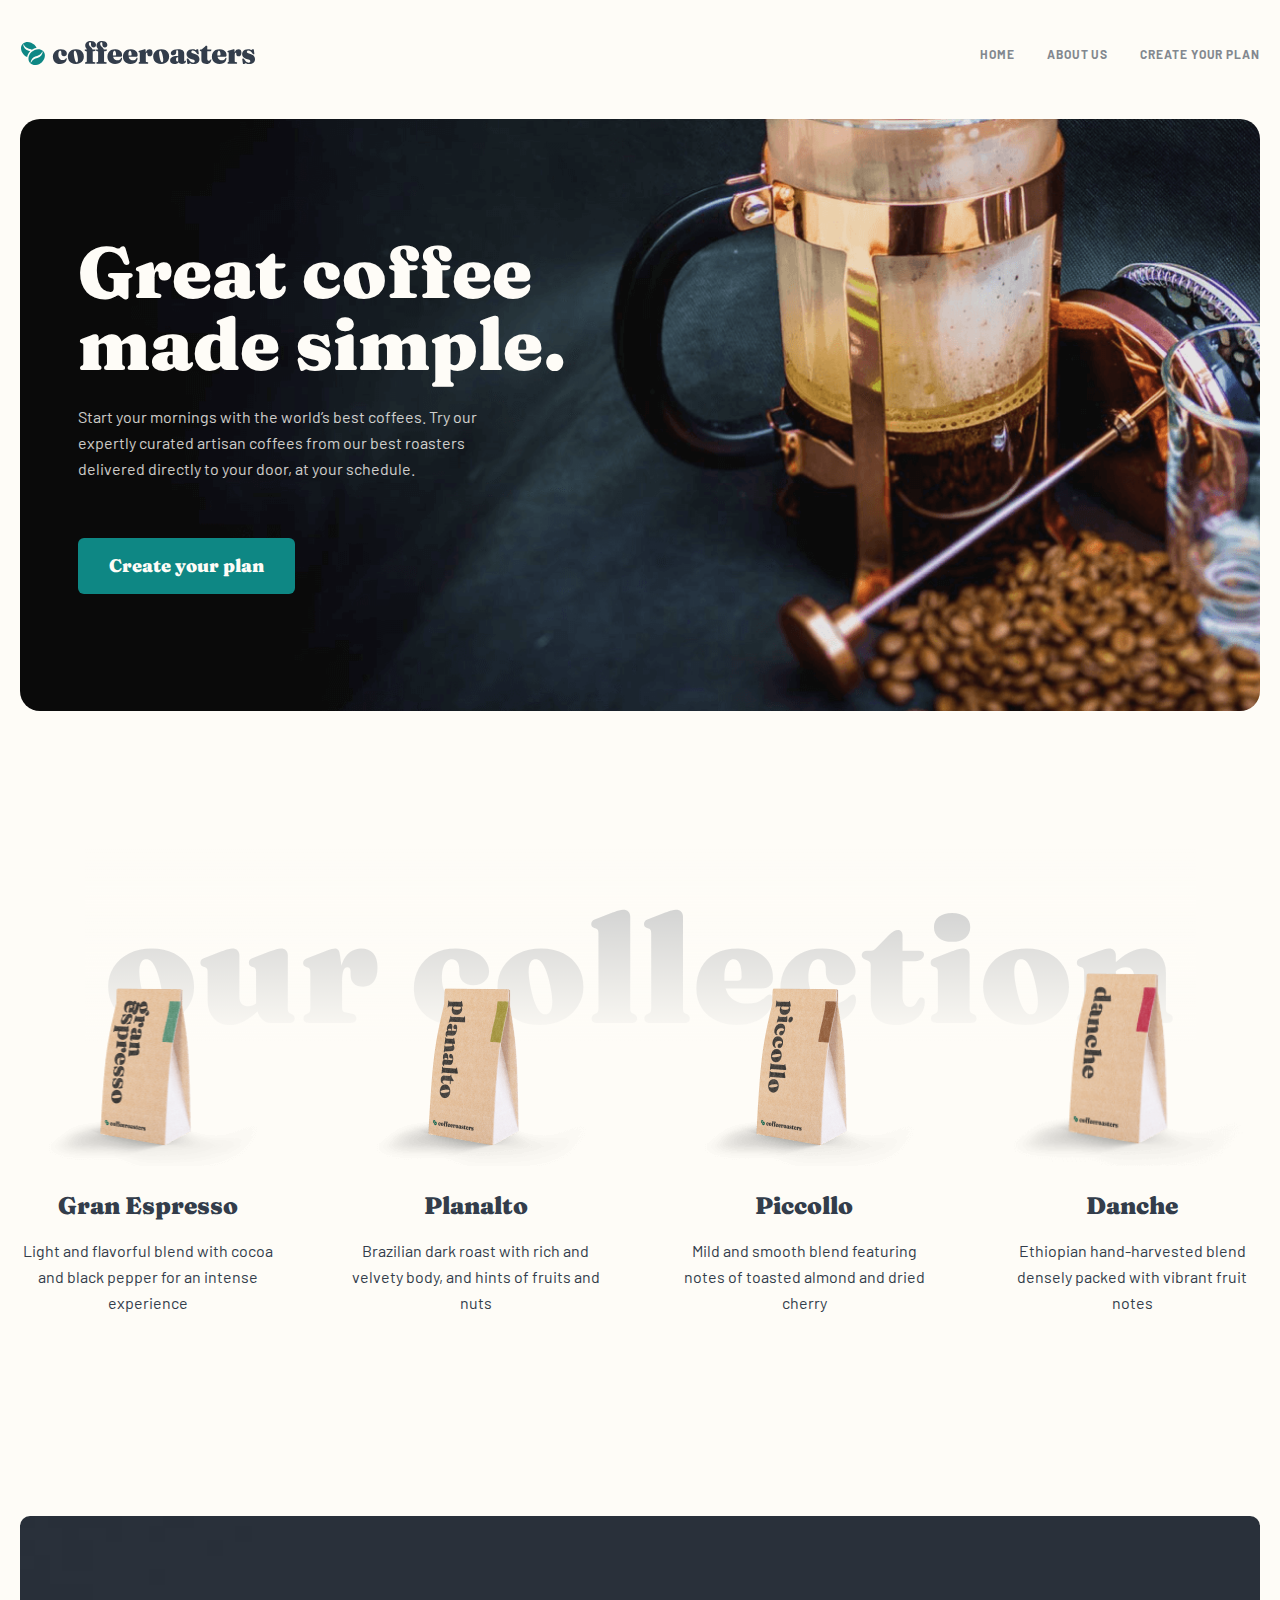
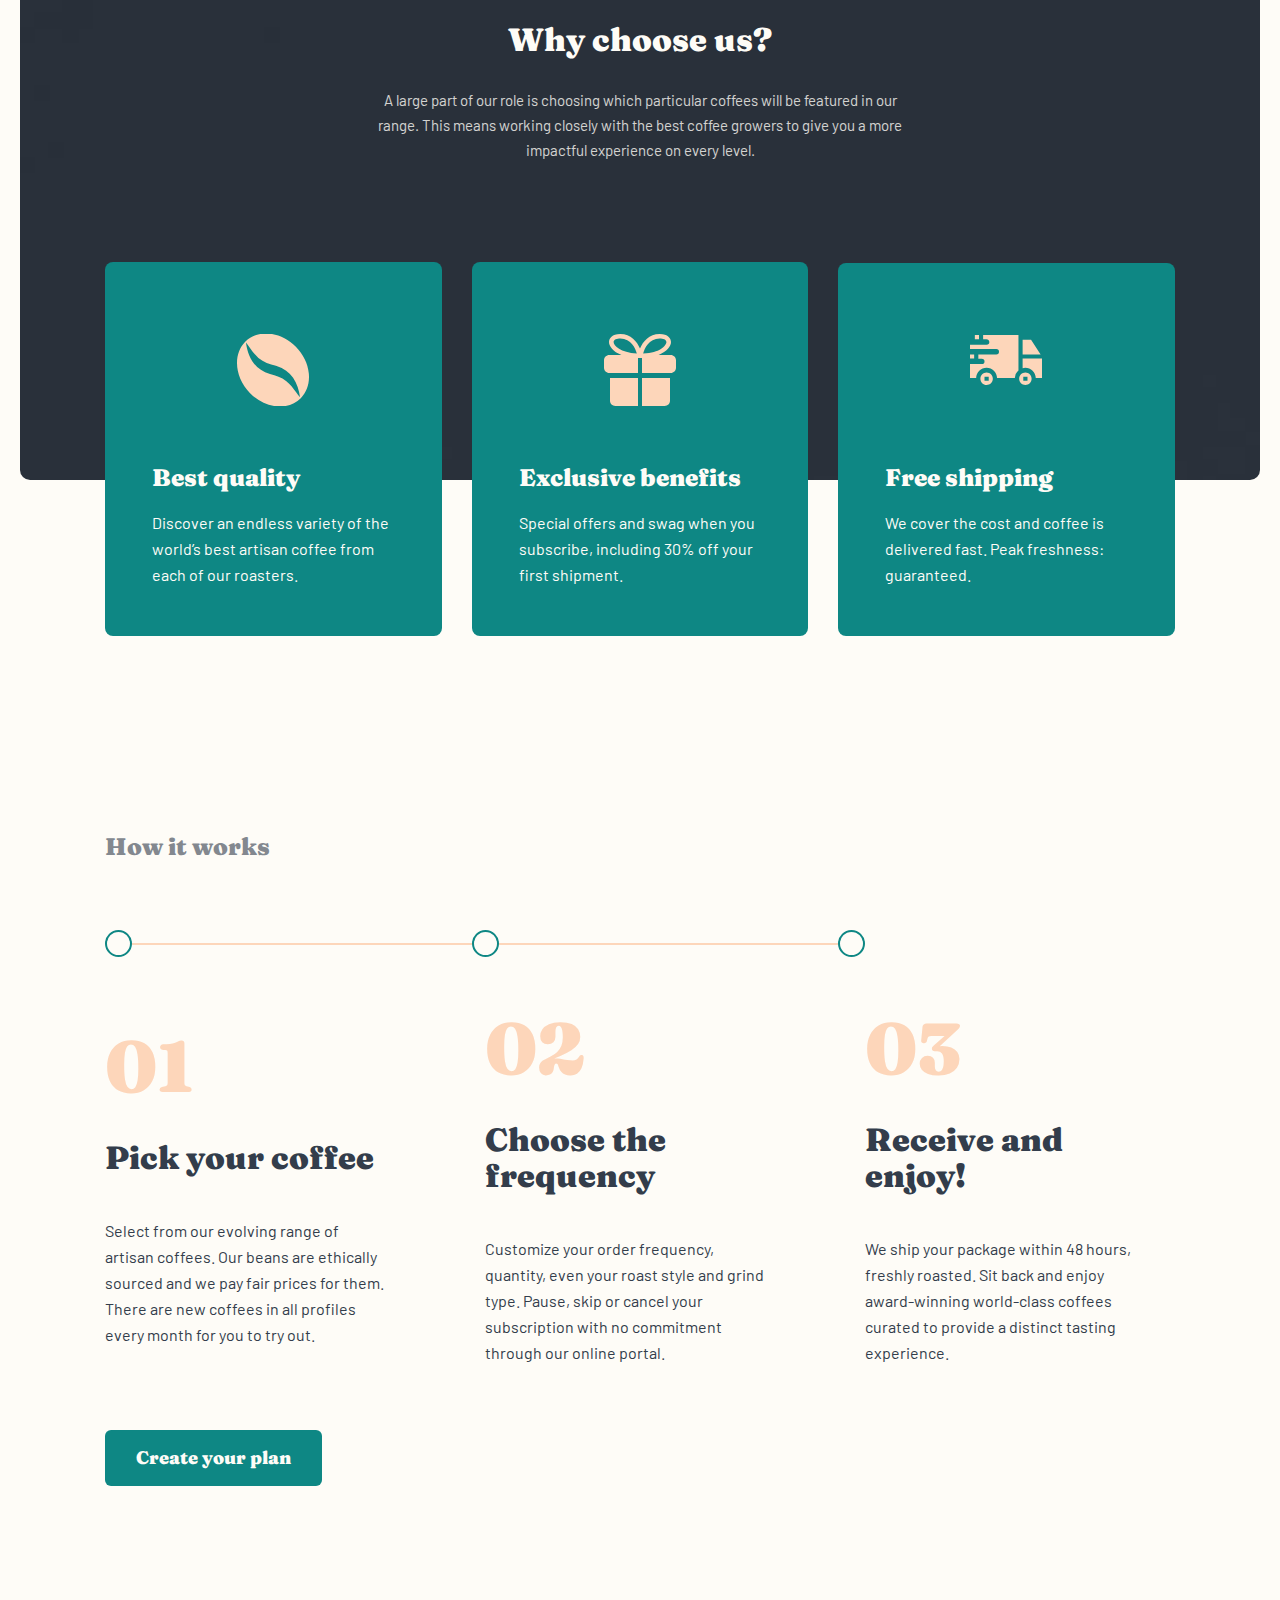
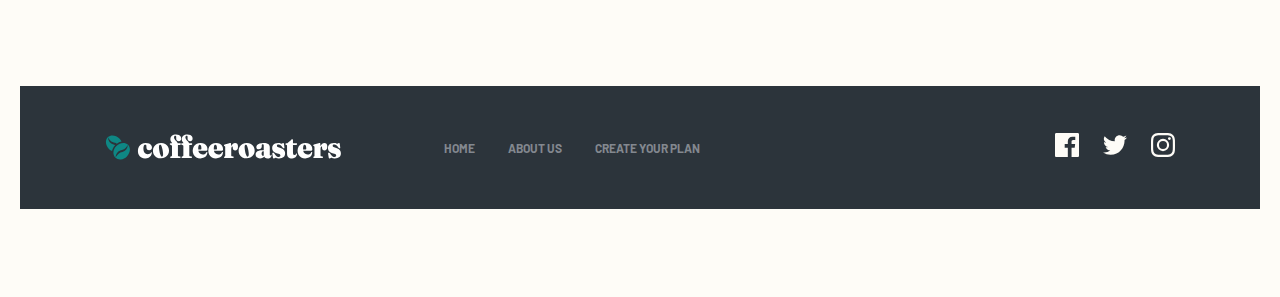
<file: index.html>
<!DOCTYPE html>
<html lang="en">
<head>
    <meta charset="UTF-8">
    <meta http-equiv="X-UA-Compatible" content="IE=edge">
    <meta name="viewport" content="width=device-width, initial-scale=1.0">
    <title>Cofeeroaster</title>

    <!-- <link rel="stylesheet" href="./css/normalize.css"> -->
    <!-- <link rel="stylesheet" href="./css/style.css"> -->

    <link rel="stylesheet" href="./css/main.min.css">
</head>
<body>

    <!-- Header start -->
    <header class="site-header">
        <div class="container">
            <div class="site-header__inner">
                <a class="logo" href="./index.html">
                    <img class="logo__img" src="./images/logo.svg" alt="logo">
                </a>


                <nav class="sitenav">
                    <ul class="sitenav__lsit">
                        <li class="sitenav__item">
                            <a class="sitenav__link" href="./index.html">
                                Home
                            </a>
                        </li>
                        <li class="sitenav__item">
                            <a class="sitenav__link" href="./about.html">
                                About us
                            </a>
                        </li>
                        <li class="sitenav__item">
                            <a class="sitenav__link" href="./subscribe.html">
                                Create your plan
                            </a>
                        </li>
                    </ul>
                </nav>

                <button class="site-header__burger js-nav-open-btn" type="button">
                </button>
            </div>
        </div>
    </header>
    <!-- Header finish -->

    <!-- Main start -->
    <main class="site-main">
        <!-- Hero section start  -->
        <section class="hero-section">
            <div class="container">
                <div class="hero-section__inner">
                    <div class="hero-section__textbox">
                        <h1 class="hero-section__text">
                            Great coffee
                            made simple.
                        </h1>
                        <div class="hero-section__descbox">
                            <p class="hero-section__desc">
                                Start your mornings with the world’s best coffees. Try our expertly curated artisan 
                                coffees from our best roasters delivered directly to your door, at your schedule.
                            </p>
                        </div>
                        <a class="button-link" href="#">
                            Create your plan
                        </a>
                    </div>
                </div>
            </div>
        </section>
        <!-- Hero section finish  -->
        
        <!-- Our collection section start  -->
        <section class="our-collection">
            <div class="container">
                <h2 class="visually-hidden">Our collection</h2>
                <ul class="our-collection__list">
                    <li class="our-collection__item">
                        <img class="our-collection__img" src="./images/gran-espresso.png"
                        srcset="./images/gran-espresso.png 1x , ./images/gran-espresso@2x.png 2x"
                        alt="images">
                        <div class="our-collection__textbox">
                            <h3 class="our-collection__text">
                                Gran Espresso
                            </h3>
                            <p class="our-collection__desc">
                                Light and flavorful blend with cocoa and black pepper for an intense experience
                            </p>
                        </div>
                    </li>
                    <li class="our-collection__item">
                        <img class="our-collection__img" src="./images/planalto.png" 
                        srcset="./images/planalto.png 1x , ./images/planalto@2x.png 2x"
                        alt="images">
                        <div class="our-collection__textbox">
                            <h3 class="our-collection__text">
                                Planalto
                            </h3>
                            <p class="our-collection__desc">
                                Brazilian dark roast with rich and velvety body, and hints of fruits and nuts
                            </p>
                        </div>
                    </li>
                    <li class="our-collection__item">
                        <img class="our-collection__img" src="./images/picollo.png" 
                        srcset="./images/picollo.png 1x , ./images/picollo@2x.png 2x"
                        alt="images">
                        <div class="our-collection__textbox">
                            <h3 class="our-collection__text">
                                Piccollo
                            </h3>
                            <p class="our-collection__desc">
                                Mild and smooth blend featuring notes of toasted almond and dried cherry 
                            </p>
                        </div>
                    </li>
                    <li class="our-collection__item">
                        <img class="our-collection__img" src="./images/danche.png" 
                        srcset="./images/danche.png 1x , ./images/danche@2x.png 2x"
                        alt="images">
                        <div class="our-collection__textbox">
                            <h3 class="our-collection__text">
                                Danche
                            </h3>
                            <p class="our-collection__desc">
                                Ethiopian hand-harvested blend densely packed with vibrant fruit notes
                            </p>
                        </div>
                    </li>
                </ul>
            </div>
        </section>
        <!-- Our collection section finish  -->


        <!-- Why-choose section start  -->
        <section class="why-choose">
            <div class="container">
                <div class="why-choose__inner">
                    <div class="why-choose__text-box">
                        <h2 class="why-choose__text">
                            Why choose us?
                        </h2>
                        <p class="why-choose__desc">
                            A large part of our role is choosing which particular coffees will be featured 
                            in our range. This means working closely with the best coffee growers to give 
                            you a more impactful experience on every level.
                        </p>
                    </div>

                    <ul class="why-choose__list">
                        <li class="why-choose__item">
                            <div class="why-choose__item-textbox">
                                <h3 class="why-choose__item-text">
                                    Best quality
                                </h3>
                                <div class="why-choose__item__descbox">
                                    <p class="why-choose__item-desc">
                                        Discover an endless variety of the world’s best artisan coffee from each of our roasters.
                                    </p>
                                </div>
                            </div>
                        </li>
                        <li class="why-choose__item">
                            <div class="why-choose__item-textbox">
                                <h3 class="why-choose__item-text">
                                    Exclusive benefits
                                </h3>
                                <div class="why-choose__item__descbox">
                                    <p class="why-choose__item-desc">
                                        Special offers and swag when you subscribe, including 30% off your first shipment.
                                    </p>
                                </div>
                            </div>
                        </li>
                        <li class="why-choose__item">
                            <div class="why-choose__item-textbox">
                                <h3 class="why-choose__item-text">
                                    Free shipping
                                </h3>
                                <div class="why-choose__item__descbox">
                                    <p class="why-choose__item-desc">
                                        We cover the cost and coffee is delivered fast. Peak freshness: guaranteed.
                                    </p>
                                </div>
                            </div>
                        </li>
                    </ul>
                </div>
            </div>
        </section>
        <!-- Why-choose section finish  -->

        <!-- How it work section start  -->
        <section class="how-it-work">
            <div class="container">
                <div class="how-it-work__inner">
                    <h2 class="how-it-work__text">
                        How it works
                    </h2>

                    <span class="how-it-work__line">
                        <span class="how-it-work__circle"></span>
                        <span class="how-it-work__circle"></span>
                        <span class="how-it-work__circle"></span>
                    </span>
                    <ol class="how-it-work__list">
                        <li class="how-it-work__item">
                            <span class="how-it-work__number">01</span>
                            <div class="how-it-work__textbox">
                                <h3 class="how-it-work__item-text">
                                    Pick your coffee
                                </h3>
                            </div>
                            <p class="how-it-work__desc">
                                Select from our evolving range of artisan coffees. Our beans are ethically sourced and we pay fair prices for them. There are new coffees in all profiles every month for you to try out.
                            </p>
                        </li>
                        <li class="how-it-work__item">
                            <span class="how-it-work__number">02</span>
                            <div class="how-it-work__textbox">
                                <h3 class="how-it-work__item-text">
                                    Choose the frequency
                                </h3>
                            </div>
                            <p class="how-it-work__desc">
                                Customize your order frequency, quantity, even your roast style and grind type. Pause, skip or cancel your subscription with no commitment through our online portal.
                            </p>
                        </li>
                        <li class="how-it-work__item">
                            <span class="how-it-work__number">03</span>
                            <div class="how-it-work__textbox">
                                <h3 class="how-it-work__item-text">
                                    Receive and enjoy!
                                </h3>
                            </div>
                            <p class="how-it-work__desc">
                                We ship your package within 48 hours, freshly roasted. Sit back and enjoy award-winning 
                                world-class coffees curated to provide a distinct tasting experience.
                            </p>
                        </li>
                    </ol>
                    <a class="button-link" href="./subscribe.html">Create your plan</a>
                </div>
            </div>
        </section>
        <!-- How it work section finish  -->
    </main>
    <!-- Main finish  -->

    <!-- Footer start -->
    <footer class="site-footer">
        <div class="container">
            <div class="site-footer__inner">
                <a class="logo logo--white" href="./index.html">
                    <img class="logo__footer-img" src="./images/logo-white.svg" alt="logo">
                </a>

                <nav class="site-footer__sitenav">
                    <ul class="site-footer__nav-list">
                        <li class="site-footer__nav-item">
                            <a class="site-footer__nav-link" href="./index.html">
                                Home
                            </a>
                        </li>
                        <li class="site-footer__nav-item">
                            <a class="site-footer__nav-link" href="./about.html">
                                About us
                            </a>
                        </li>
                        <li class="site-footer__nav-item">
                            <a class="site-footer__nav-link " href="./subscribe.html">
                                Create your plan
                            </a>
                        </li>
                    </ul>
                </nav>

                <ul class="site-footer__list">
                    <li class="site-footer__item">
                        <a class="site-footer__link" href="#">
                            <svg width="24" height="24" fill="currentColor" xmlns="http://www.w3.org/2000/svg"><path d="M22.675 0H1.325C.593 0 0 .593 0 1.325v21.351C0 23.407.593 24 1.325 24H12.82v-9.294H9.692v-3.622h3.128V8.413c0-3.1 1.893-4.788 4.659-4.788 1.325 0 2.463.099 2.795.143v3.24l-1.918.001c-1.504 0-1.795.715-1.795 1.763v2.313h3.587l-.467 3.622h-3.12V24h6.116c.73 0 1.323-.593 1.323-1.325V1.325C24 .593 23.407 0 22.675 0Z" fill="currentColor"/></svg>
                        </a>
                    </li>
                    <li class="site-footer__item">
                        <a class="site-footer__link" href="#">
                            <svg width="24" height="20" fill="currentColor" xmlns="http://www.w3.org/2000/svg"><path d="M24 2.557a9.83 9.83 0 0 1-2.828.775A4.932 4.932 0 0 0 23.337.608a9.864 9.864 0 0 1-3.127 1.195A4.916 4.916 0 0 0 16.616.248c-3.179 0-5.515 2.966-4.797 6.045A13.978 13.978 0 0 1 1.671 1.149a4.93 4.93 0 0 0 1.523 6.574 4.903 4.903 0 0 1-2.229-.616c-.054 2.281 1.581 4.415 3.949 4.89a4.935 4.935 0 0 1-2.224.084 4.928 4.928 0 0 0 4.6 3.419A9.9 9.9 0 0 1 0 17.54a13.94 13.94 0 0 0 7.548 2.212c9.142 0 14.307-7.721 13.995-14.646A10.025 10.025 0 0 0 24 2.557Z" fill="currentColor"/></svg>
                        </a>
                    </li>
                    <li class="site-footer__item">
                        <a class="site-footer__link" href="#">
                            <svg width="24" height="24" fill="currentColor" xmlns="http://www.w3.org/2000/svg"><path fill-rule="evenodd" clip-rule="evenodd" d="M12 0C8.741 0 8.333.014 7.053.072 2.695.272.273 2.69.073 7.052.014 8.333 0 8.741 0 12c0 3.259.014 3.668.072 4.948.2 4.358 2.618 6.78 6.98 6.98C8.333 23.986 8.741 24 12 24c3.259 0 3.668-.014 4.948-.072 4.354-.2 6.782-2.618 6.979-6.98.059-1.28.073-1.689.073-4.948 0-3.259-.014-3.667-.072-4.947-.196-4.354-2.617-6.78-6.979-6.98C15.668.014 15.259 0 12 0Zm0 2.163c3.204 0 3.584.012 4.85.07 3.252.148 4.771 1.691 4.919 4.919.058 1.265.069 1.645.069 4.849 0 3.205-.012 3.584-.069 4.849-.149 3.225-1.664 4.771-4.919 4.919-1.266.058-1.644.07-4.85.07-3.204 0-3.584-.012-4.849-.07-3.26-.149-4.771-1.699-4.919-4.92-.058-1.265-.07-1.644-.07-4.849 0-3.204.013-3.583.07-4.849.149-3.227 1.664-4.771 4.919-4.919 1.266-.057 1.645-.069 4.849-.069ZM5.838 12a6.162 6.162 0 1 1 12.324 0 6.162 6.162 0 0 1-12.324 0ZM12 16a4 4 0 1 1 0-8 4 4 0 0 1 0 8Zm4.965-10.405a1.44 1.44 0 1 1 2.881.001 1.44 1.44 0 0 1-2.881-.001Z" fill="currentColor"/></svg>
                        </a>
                    </li>
                </ul>
            </div>
        </div>
    </footer>
    <!-- Footer finish -->

    <script src="./js/main.js"></script>
</body>
</html>
</file>
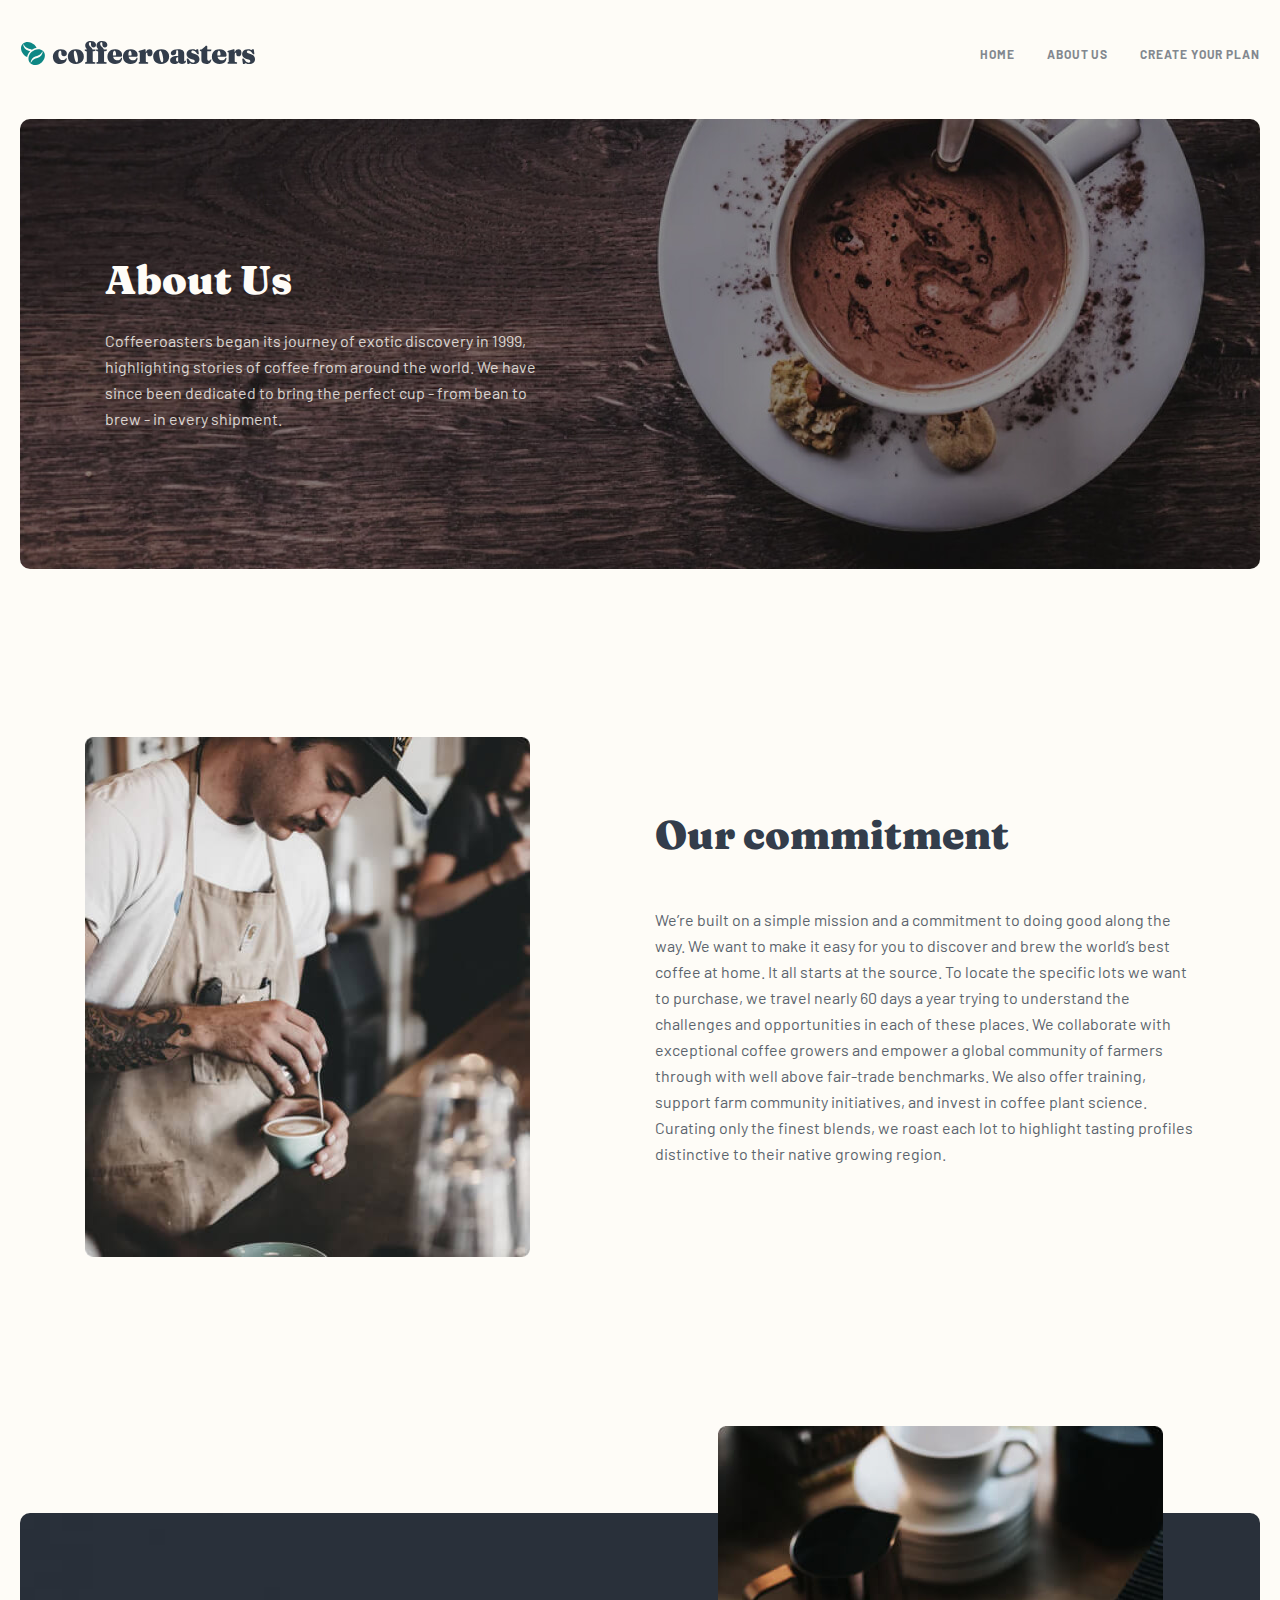
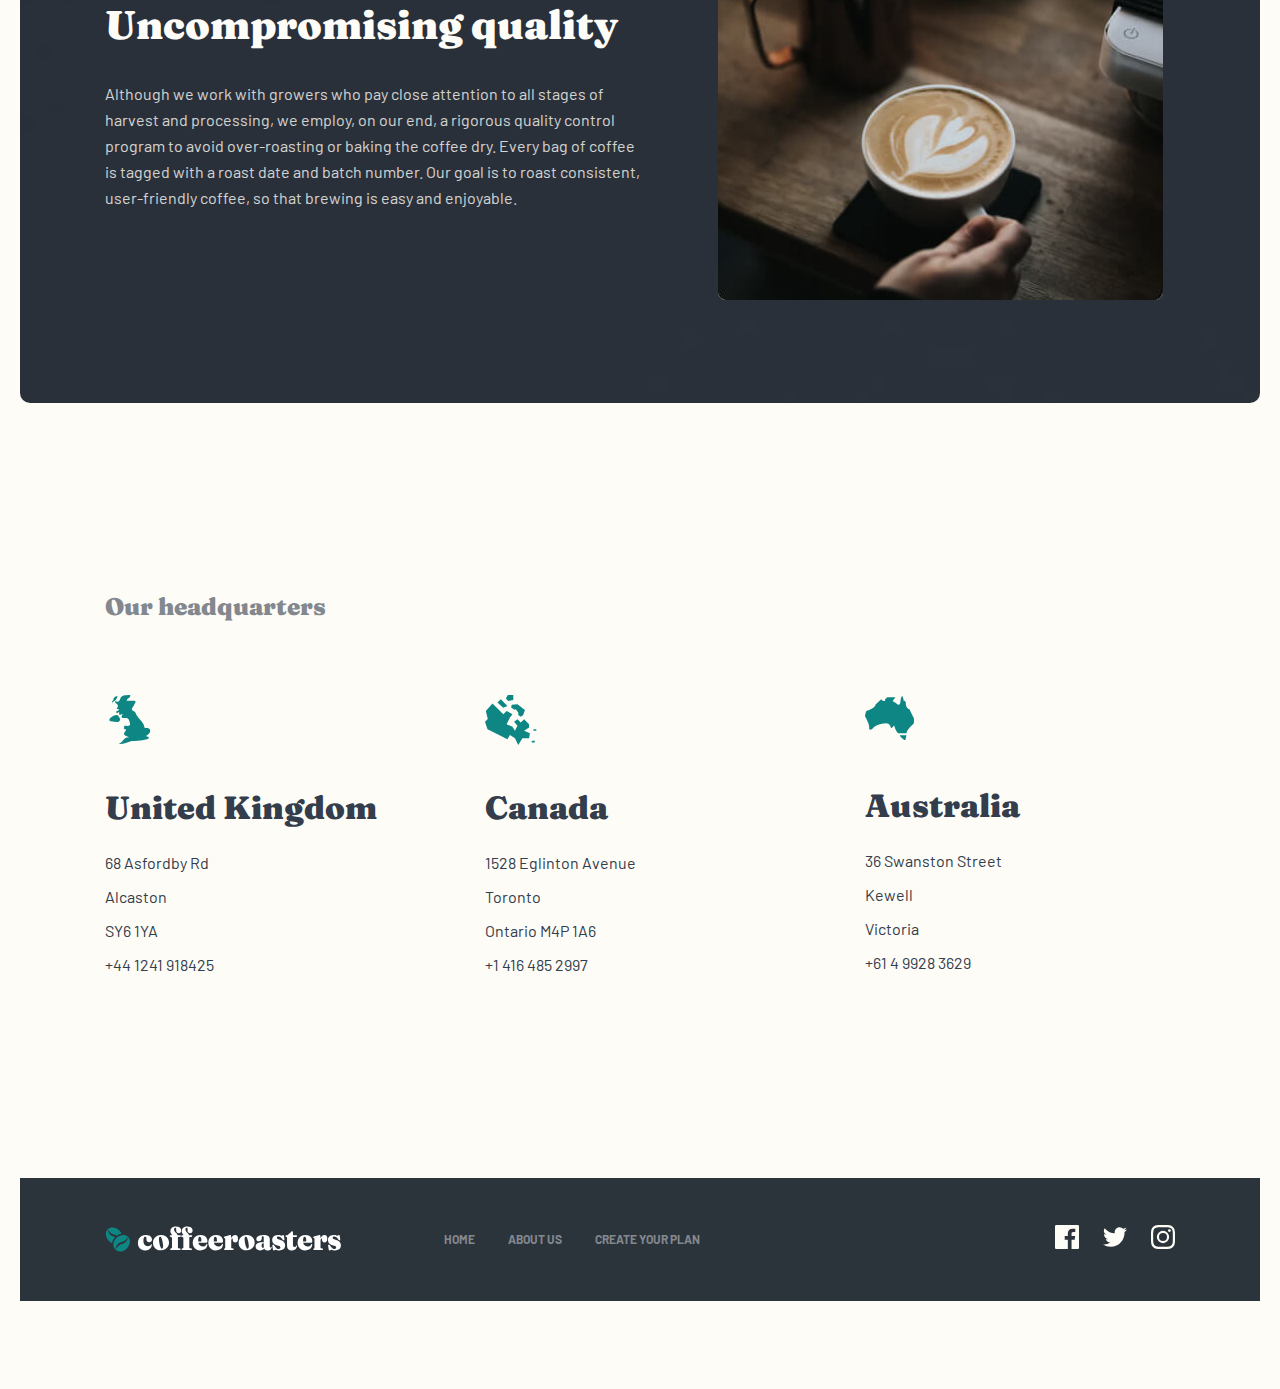
<file: about.html>
<!DOCTYPE html>
<html lang="en">
<head>
    <meta charset="UTF-8">
    <meta http-equiv="X-UA-Compatible" content="IE=edge">
    <meta name="viewport" content="width=device-width, initial-scale=1.0">
    <title>Cofeeroaster</title>

    <!-- <link rel="stylesheet" href="./css/normalize.css"> -->
    <!-- <link rel="stylesheet" href="./css/style.css"> -->

    <link rel="stylesheet" href="./css/main.min.css">
</head>
<body>

    <!-- Header start -->
    <header class="site-header">
        <div class="container">
            <div class="site-header__inner">
                <a class="logo" href="./index.html">
                    <img class="logo__img" src="./images/logo.svg" alt="logo">
                </a>


                <nav class="sitenav">
                    <ul class="sitenav__lsit">
                        <li class="sitenav__item">
                            <a class="sitenav__link" href="./index.html">
                                Home
                            </a>
                        </li>
                        <li class="sitenav__item">
                            <a class="sitenav__link" href="./about.html">
                                About us
                            </a>
                        </li>
                        <li class="sitenav__item">
                            <a class="sitenav__link" href="./subscribe.html">
                                Create your plan
                            </a>
                        </li>
                    </ul>
                </nav>

                <button class="site-header__burger js-nav-open-btn" type="button">
                </button>
            </div>
        </div>
    </header>
    <!-- Header finish -->

    <!-- Main start -->
    <main class="site-main">
        <!-- Hero section start  -->
        <section class="about-hero">
            <div class="container">
                <div class="about-hero__inner">
                    <div class="about-hero__textbox">
                        <h2 class="about-hero__text">
                            About Us
                        </h2>
                        <p class="about-hero__desc">
                            Coffeeroasters began its journey of exotic discovery in 1999, highlighting stories of coffee from around the world. We have since been dedicated to bring the perfect cup - from bean to brew - in every shipment.
                        </p>
                    </div>
                </div>
            </div>
        </section>
        <!-- Hero section finish  -->

        <!-- Commitment section start  -->
        <section class="commitment">
            <div class="container">
                <div class="commitment__inner">
                    <img class="commitment__img" src="./images/waiter.jpg" 
                    srcset="./images/waiter.jpg 1x , ./images/waiter@2x.jpg 2x"
                    alt="img">

                    <div class="commitment__textbox">
                        <h2 class="commitment__text">
                            Our commitment
                        </h2>
                        <p class="commitment__desc">
                            We’re built on a simple mission and a commitment to doing good along the way. We want to make it easy for you to discover and brew the world’s best coffee at home. It all starts at the source. To locate the specific lots we want to purchase, we travel nearly 60 days a year trying to understand the challenges and opportunities in each of these places. We collaborate with exceptional coffee growers and empower a global community of farmers through with well above fair-trade benchmarks. We also offer training, support farm community initiatives, and invest in coffee plant science. Curating only the finest blends, we roast each lot to highlight tasting profiles distinctive to their native growing region.
                        </p>
                    </div>
                </div>
            </div>
        </section>
        <!-- Commitment section finish  -->

        <!-- Quality section start  -->
        <section class="quality">
            <div class="container">
                <div class="quality__innner">
                    <img class="quality__img" src="./images/capuchino.jpg" 
                    srcset="./images/capuchino.jpg 1x , ./images/capuchino@2x.jpg 2x"
                    alt="image">
                    <img class="quality__img-t" src="./images/capuchino-t.jpg" 
                    srcset="./images/capuchino-t.jpg 1x , ./images/capuchino-t@2x.jpg 2x"
                    alt="image">
                    <img class="quality__img-m" src="./images/capuchino-m.jpg" 
                    srcset="./images/capuchino-m.jpg 1x , ./images/capuchino-m@2x.jpg 2x"
                    alt="image">

                    <div class="quality__textbox">
                        <h2 class="quality__text">
                            Uncompromising quality
                        </h2>
                        <p class="quality__desc">
                            Although we work with growers who pay close attention to all stages of harvest and processing, we employ, on our end, a rigorous quality control program to avoid over-roasting or baking the coffee dry. Every bag of coffee is tagged with a roast date and batch number. Our goal is to roast consistent, user-friendly coffee, so that brewing is easy and enjoyable.
                        </p>
                    </div>
                </div>
            </div>
        </section>
        <!-- Quality section finish  -->

        <!-- Headquarters section start  -->
        <section class="headquarters">
            <div class="container">
                <div class="headquarters__inner">
                    <h2 class="headquarters__text">
                        Our headquarters
                    </h2>

                    <ul class="headquarters__list">
                        <li class="headquarters__item">
                            <h3 class="headquarters__item-text">
                                United Kingdom
                            </h3>
                            <address class="headquarters__adress">
                                <a class="headquarters__adress-link" href="#" target="blank">
                                    68  Asfordby Rd
                                </a>
                                <a class="headquarters__adress-link" href="#" target="blank">
                                    Alcaston
                                </a>
                                <a class="headquarters__adress-link" href="#" target="blank">
                                    SY6 1YA
                                </a>
                            </address>
                            <a class="headquarters__phone" href="tel:+441241918425">+44 1241 918425</a>
                        </li>
                        <li class="headquarters__item">
                            <h3 class="headquarters__item-text">
                                Canada
                            </h3>
                            <address class="headquarters__adress">
                                <a class="headquarters__adress-link" href="#" target="blank">
                                    1528  Eglinton Avenue
                                </a>
                                <a class="headquarters__adress-link" href="#" target="blank">
                                    Toronto
                                </a>
                                <a class="headquarters__adress-link" href="#" target="blank">
                                    Ontario M4P 1A6
                                </a>
                            </address>
                            <a class="headquarters__phone" href="tel:+14164852997">+1 416 485 2997</a>
                        </li>
                        <li class="headquarters__item">
                            <h3 class="headquarters__item-text">
                                Australia
                            </h3>
                            <address class="headquarters__adress">
                                <a class="headquarters__adress-link" href="#" target="blank">
                                    36 Swanston Street
                                </a>
                                <a class="headquarters__adress-link" href="#" target="blank">
                                    Kewell
                                </a>
                                <a class="headquarters__adress-link" href="#" target="blank">
                                    Victoria
                                </a>
                            </address>
                            <a class="headquarters__phone" href="tel:+61499283629">+61 4 9928 3629</a>
                        </li>
                    </ul>
                </div>
            </div>
        </section>
        <!-- Headquarters section finish  -->
    </main>
    <!-- Main finish  -->

    <!-- Footer start -->
    <footer class="site-footer">
        <div class="container">
            <div class="site-footer__inner">
                <a class="logo logo--white" href="./index.html">
                    <img class="logo__footer-img" src="./images/logo-white.svg" alt="logo">
                </a>

                <nav class="site-footer__sitenav">
                    <ul class="site-footer__nav-list">
                        <li class="site-footer__nav-item">
                            <a class="site-footer__nav-link" href="./index.html">
                                Home
                            </a>
                        </li>
                        <li class="site-footer__nav-item">
                            <a class="site-footer__nav-link" href="./about.html">
                                About us
                            </a>
                        </li>
                        <li class="site-footer__nav-item">
                            <a class="site-footer__nav-link " href="./subscribe.html">
                                Create your plan
                            </a>
                        </li>
                    </ul>
                </nav>

                <ul class="site-footer__list">
                    <li class="site-footer__item">
                        <a class="site-footer__link" href="#">
                            <svg width="24" height="24" fill="currentColor" xmlns="http://www.w3.org/2000/svg"><path d="M22.675 0H1.325C.593 0 0 .593 0 1.325v21.351C0 23.407.593 24 1.325 24H12.82v-9.294H9.692v-3.622h3.128V8.413c0-3.1 1.893-4.788 4.659-4.788 1.325 0 2.463.099 2.795.143v3.24l-1.918.001c-1.504 0-1.795.715-1.795 1.763v2.313h3.587l-.467 3.622h-3.12V24h6.116c.73 0 1.323-.593 1.323-1.325V1.325C24 .593 23.407 0 22.675 0Z" fill="currentColor"/></svg>
                        </a>
                    </li>
                    <li class="site-footer__item">
                        <a class="site-footer__link" href="#">
                            <svg width="24" height="20" fill="currentColor" xmlns="http://www.w3.org/2000/svg"><path d="M24 2.557a9.83 9.83 0 0 1-2.828.775A4.932 4.932 0 0 0 23.337.608a9.864 9.864 0 0 1-3.127 1.195A4.916 4.916 0 0 0 16.616.248c-3.179 0-5.515 2.966-4.797 6.045A13.978 13.978 0 0 1 1.671 1.149a4.93 4.93 0 0 0 1.523 6.574 4.903 4.903 0 0 1-2.229-.616c-.054 2.281 1.581 4.415 3.949 4.89a4.935 4.935 0 0 1-2.224.084 4.928 4.928 0 0 0 4.6 3.419A9.9 9.9 0 0 1 0 17.54a13.94 13.94 0 0 0 7.548 2.212c9.142 0 14.307-7.721 13.995-14.646A10.025 10.025 0 0 0 24 2.557Z" fill="currentColor"/></svg>
                        </a>
                    </li>
                    <li class="site-footer__item">
                        <a class="site-footer__link" href="#">
                            <svg width="24" height="24" fill="currentColor" xmlns="http://www.w3.org/2000/svg"><path fill-rule="evenodd" clip-rule="evenodd" d="M12 0C8.741 0 8.333.014 7.053.072 2.695.272.273 2.69.073 7.052.014 8.333 0 8.741 0 12c0 3.259.014 3.668.072 4.948.2 4.358 2.618 6.78 6.98 6.98C8.333 23.986 8.741 24 12 24c3.259 0 3.668-.014 4.948-.072 4.354-.2 6.782-2.618 6.979-6.98.059-1.28.073-1.689.073-4.948 0-3.259-.014-3.667-.072-4.947-.196-4.354-2.617-6.78-6.979-6.98C15.668.014 15.259 0 12 0Zm0 2.163c3.204 0 3.584.012 4.85.07 3.252.148 4.771 1.691 4.919 4.919.058 1.265.069 1.645.069 4.849 0 3.205-.012 3.584-.069 4.849-.149 3.225-1.664 4.771-4.919 4.919-1.266.058-1.644.07-4.85.07-3.204 0-3.584-.012-4.849-.07-3.26-.149-4.771-1.699-4.919-4.92-.058-1.265-.07-1.644-.07-4.849 0-3.204.013-3.583.07-4.849.149-3.227 1.664-4.771 4.919-4.919 1.266-.057 1.645-.069 4.849-.069ZM5.838 12a6.162 6.162 0 1 1 12.324 0 6.162 6.162 0 0 1-12.324 0ZM12 16a4 4 0 1 1 0-8 4 4 0 0 1 0 8Zm4.965-10.405a1.44 1.44 0 1 1 2.881.001 1.44 1.44 0 0 1-2.881-.001Z" fill="currentColor"/></svg>
                        </a>
                    </li>
                </ul>
            </div>
        </div>
    </footer>
    <!-- Footer finish -->

    <script src="./js/main.js"></script>
</body>
</html>
</file>
<file: css/style.css>
/*
* Prefixed by https://autoprefixer.github.io
* PostCSS: v8.4.14,
* Autoprefixer: v10.4.7
* Browsers: last 4 version
*/

/*
* Prefixed by https://autoprefixer.github.io
* PostCSS: v8.4.14,
* Autoprefixer: v10.4.7
* Browsers: last 4 version
*/

/* ROOT */
:root{
    --main-font-family: "Fraunces", "Times New Roman", serif;
    --desc-font-family: "Barlow", "Arial", sans-serif;
    --main-font-weight: 900;
    --main-desc-font-weight: 400;
    --main-nav-font-weight: 700;
    --main-body-bg-color: #fefcf7;
    --main-text-color: #fefcf7;
    --main-nav-text-color: #83888f;
    --main-desc-color: #333d4b;
    --main-bg-color:  #0e8784;
}


@font-face {
    font-family: "Barlow";
    font-style: normal;
    font-weight: 400;
    font-display: swap;
    src: 
    url("../fonts/barlow-v12-latin-regular.woff2") format("woff2"), 
    url("../fonts/barlow-v12-latin-regular.woff") format("woff"); 
}

@font-face {
    font-family: "Barlow";
    font-style: normal;
    font-weight: 700;
    font-display: swap;
    src: 
    url("../fonts/barlow-v12-latin-700.woff2") format("woff2"), 
    url("../fonts/barlow-v12-latin-700.woff") format("woff"); 
}

@font-face {
    font-family: "Fraunces";
    font-style: normal;
    font-weight: 900;
    font-display: swap;
    src: 
    url("../fonts/fraunces-v23-latin-900.woff2") format("woff2"), 
    url("../fonts/fraunces-v23-latin-900.woff") format("woff"); 
}

*{
    -webkit-box-sizing: border-box;
            box-sizing: border-box;
}

html{
    height: 100%;
}

img{
    display: block;
    height: auto;
}

body{
    display: -webkit-box;
    display: -ms-flexbox;
    display: flex;
    -webkit-box-orient: vertical;
    -webkit-box-direction: normal;
        -ms-flex-direction: column;
            flex-direction: column;
    height: 100%;
    margin: 0;
    font-family: var(--main-font-family);
    font-weight: var(--main-font-weight);
    background-color: var(--main-body-bg-color);
}

.visually-hidden {
    clip: rect(0 0 0 0);
    -webkit-clip-path: inset(50%);
            clip-path: inset(50%);
    height: 1px;
    overflow: hidden;
    position: absolute;
    white-space: nowrap;
    width: 1px;
}

.container{
    max-width: 1320px;
    width: 100%;
    margin: 0 auto;
    padding: 0 20px;
}

.modal-opened{
    overflow: hidden;
}

.site-header {
    position: relative; 
    padding-top: 32px;
    padding-bottom: 40px;
}

.site-header__inner {
    display: -webkit-box;
    display: -ms-flexbox;
    display: flex;
    -webkit-box-align: center;
        -ms-flex-align: center;
            align-items: center;
    -webkit-box-pack: justify;
        -ms-flex-pack: justify;
            justify-content: space-between;
    width: 100%;
}

/* .logo {
} */

.logo__img{
    width: 163px;
    height: 18px;
}


.sitenav {
    position: absolute;
    top: 90px;
    left: 0;
    right: 0;
    display: none;
    height: 100vh;
    padding-top: 40px;
    background: -o-linear-gradient(bottom, rgba(254, 252, 247, 0.504981) 0%, #FEFCF7 55.94%);
    background: -webkit-gradient(linear, left bottom, left top, from(rgba(254, 252, 247, 0.504981)), color-stop(55.94%, #FEFCF7));
    background: linear-gradient(0deg, rgba(254, 252, 247, 0.504981) 0%, #FEFCF7 55.94%);
}

.sitenav__lsit {
    display: -webkit-box;
    display: -ms-flexbox;
    display: flex;
    -webkit-box-orient: vertical;
    -webkit-box-direction: normal;
        -ms-flex-direction: column;
            flex-direction: column;
    -webkit-box-align: center;
        -ms-flex-align: center;
            align-items: center;
    list-style: none;
    margin: 0;
    padding: 0;
}

.sitenav__item {
    margin-bottom: 32px;
}
.sitenav__item:last-child {
    margin-bottom: 0px;
}

.sitenav__link {
    font-size: 24px;
    line-height: 32px;
    /* identical to box height, or 133% */
    text-decoration: none;
    text-align: center;
    
    color: var(--main-desc-color);
}


.site-header__burger {
    width: 16px;
    height: 15px;
    background-color: transparent;
    background-image: url("../images/burger-img.svg");
    background-repeat: no-repeat;
    background-position: center;
    border: none;
}
.sitenav-open .sitenav{
    display: block;
}
.sitenav-open .site-header__burger{
    background-image: url("../images/burger-close.svg");
}


@media only screen and (min-width: 650px){
    .site-header{
        padding-top: 40px;
        padding-bottom: 53px;
    }

    .logo__img{
        width: 236px;   
        height: 26px;
    }

    .sitenav{
        position: static;
        display: block;
        height: auto;
        padding-top: 0;
        background: transparent;
    }

    .sitenav__lsit {
        display: -webkit-box;
        display: -ms-flexbox;
        display: flex;
        -webkit-box-align: center;
            -ms-flex-align: center;
                align-items: center;
        -webkit-box-orient: horizontal;
        -webkit-box-direction: normal;
            -ms-flex-direction: row;
                flex-direction: row;
    }

    .sitenav__item {
        margin-right: 32px;
        margin-bottom: 0;
    }

    .sitenav__item:last-child {
        margin-right: 0px;
    }

    .sitenav__link {
        font-family: var(--desc-font-family);
        font-weight: var(--main-nav-font-weight);
        font-size: 12px;
        line-height: 15px;

        letter-spacing: 0.923077px;
        text-transform: uppercase;
        
        color: var(--main-nav-text-color);
        -webkit-transition: color 0.3s ease;
        -o-transition: color 0.3s ease;
        transition: color 0.3s ease;
    }
    .sitenav__link:hover {
        color: var(--main-desc-color);
    }

    .site-header__burger{
        display: none;
    }
}


.site-main{
    -webkit-box-flex: 1;
        -ms-flex-positive: 1;
            flex-grow: 1;
}

/* .hero-section {
} */

.hero-section__inner {
    display: -webkit-box;
    display: -ms-flexbox;
    display: flex;
    -webkit-box-pack: center;
        -ms-flex-pack: center;
            justify-content: center;
    width: 100%;
    padding-top: 100px;
    padding-bottom: 99px;
    background-image: url("../images/hero-home-bg-m.png");
    background-repeat: no-repeat;
    background-position: center;
    background-size: cover;
    border-radius: 10px;
}

.hero-section__textbox{
    display: -webkit-box;
    display: -ms-flexbox;
    display: flex;
    -webkit-box-orient: vertical;
    -webkit-box-direction: normal;
        -ms-flex-direction: column;
            flex-direction: column;
    -webkit-box-align: center;
        -ms-flex-align: center;
            align-items: center;
    max-width: 279px;
    width: 100%;
}

.hero-section__text {
    margin-top: 0;
    margin-bottom: 24px;
    font-size: 40px;
    line-height: 40px;

    text-align: center;
    
    color: var(--main-text-color);
    
}

.hero-section__descbox{
    width: 100%;
    margin-bottom: 39px;
}

.hero-section__desc {
    margin: 0;
    font-family: var(--desc-font-family);
    font-weight: 400;
    font-size: 15px;
    line-height: 25px;
    /* or 167% */
    
    text-align: center;
    
    color: var(--main-text-color);
    
    mix-blend-mode: normal;
    opacity: 0.8;
}

.button-link {
    display: inline-block;
    max-width: 217px;
    width: 100%;
    padding-top: 15px;
    padding-bottom: 16px;
    font-size: 18px;
    line-height: 25px;

    text-decoration: none;
    text-align: center;
    
    color: var(--main-text-color);
    background-color: var(--main-bg-color);
    border-radius: 6px;
    -webkit-transition: background-color 0.3s ease;
    -o-transition: background-color 0.3s ease;
    transition: background-color 0.3s ease;
}
.button-link:hover {
    background-color: #66d2cf;
}
.button-link:active {
    background-color: #e2dedb;
}

@media
only screen and (-webkit-min-device-pixel-ratio: 2),
only screen and (     -o-min-device-pixel-ratio: 2/1),
only screen and (        min-device-pixel-ratio: 2),
only screen and (                -webkit-min-device-pixel-ratio: 2),
only screen and (                -o-min-device-pixel-ratio: 2/1),
only screen and (                min-resolution: 192dpi),
only screen and (                min-resolution: 2dppx) {
    .hero-section__inner{
        background-image: url("../images/hero-home-bg-m@2x.png");
    }
}

@media only screen and (min-width:400px) {
    /* .hero-section{
    } */
    
    .hero-section__inner{
        padding-top: 104px;
        padding-bottom: 104px;
        padding-left: 58px;
        background-image: url("../images/hero-home-bg-t.png");
    }

    .hero-section__textbox{
        max-width: 398px;
    }

    .hero-section__text {
        font-size: 40px;
        line-height: 40px;
    }

    .hero-section__descbox{
        margin-bottom: 40px;
    }

    @media
    only screen and (-webkit-min-device-pixel-ratio: 2),
    only screen and (     -o-min-device-pixel-ratio: 2/1),
    only screen and (        min-device-pixel-ratio: 2),
    only screen and (                -webkit-min-device-pixel-ratio: 2),
    only screen and (                -o-min-device-pixel-ratio: 2/1),
    only screen and (                min-resolution: 192dpi),
    only screen and (                min-resolution: 2dppx) {
        .hero-section__inner{
            background-image: url("../images/hero-home-bg-t@2x.png");
        }
    }
}
@media only screen and (min-width:525px) {
    /* .hero-section{
    } */
    
    .hero-section__inner{
        -webkit-box-pack: start;
            -ms-flex-pack: start;
                justify-content: start; 
    }

    .hero-section__textbox{
        -webkit-box-align: start;
            -ms-flex-align: start;
                align-items: start;
    }

    .hero-section__text {
        text-align: start;
    }

    .hero-section__desc{
        text-align: start;
    }
}

@media only screen and (min-width:820px) {
    /* .hero-section{
    } */
    
    .hero-section__inner{
        padding-top: 117px;
        padding-bottom: 117px;
        padding-left: 58px;
        background-image: url("../images/hero-home-bg.png");
        border-radius: 20px;
    }

    .hero-section__textbox{
        max-width: 493px;
        -webkit-box-align: start;
            -ms-flex-align: start;
                align-items: start;
    }

    .hero-section__text {
        font-size: 72px;
        line-height: 72px;
    }
    
    .hero-section__descbox{
        max-width: 444px;
        margin-bottom: 56px;
    }

    .hero-section__desc{
        font-size: 16px;
        line-height: 26px;
    }

    @media
    only screen and (-webkit-min-device-pixel-ratio: 2),
    only screen and (     -o-min-device-pixel-ratio: 2/1),
    only screen and (        min-device-pixel-ratio: 2),
    only screen and (                -webkit-min-device-pixel-ratio: 2),
    only screen and (                -o-min-device-pixel-ratio: 2/1),
    only screen and (                min-resolution: 192dpi),
    only screen and (                min-resolution: 2dppx) {
        .hero-section__inner{
            background-image: url("../images/hero-home-bg@2x.png");
        }
    }
}


.our-collection {
    padding-top: 205px; 
    padding-bottom: 102px;
    background-image: url("../images/our-colection-bg-m.svg");
    background-repeat: no-repeat;
    background-position: calc(50%) 120px;
}

.our-collection__list {
    display: -webkit-box;
    display: -ms-flexbox;
    display: flex;
    -webkit-box-orient: vertical;
    -webkit-box-direction: normal;
        -ms-flex-direction: column;
            flex-direction: column;
    -webkit-box-align: center;
        -ms-flex-align: center;
            align-items: center;
    list-style: none;
    margin-top: 0;
    margin-bottom: 0;
    padding-left: 0;
}

.our-collection__item {
    display: -webkit-box;
    display: -ms-flexbox;
    display: flex;
    -webkit-box-orient: vertical;
    -webkit-box-direction: normal;
        -ms-flex-direction: column;
            flex-direction: column;
    -webkit-box-align: center;
        -ms-flex-align: center;
            align-items: center;
    max-width: 228px;
    width: 100%;
}
.our-collection__item:not(:last-child) {
    margin-bottom: 48px;
}


.our-collection__img {
    width: 200px;
    height: 151px;
}

.our-collection__textbox{
    width: 100%;
}

.our-collection__text {
    margin-top: 24px;
    margin-bottom: 16px;
    font-size: 24px;
    line-height: 32px;

    text-align: center;
    
    color: var(--main-desc-color);
    
}

.our-collection__desc {
    margin-top: 0;
    margin-bottom: 0;
    font-family: var(--desc-font-family);
    font-weight: var(--main-desc-font-weight);
    font-size: 15px;
    line-height: 25px;

    text-align: center;
    
    color: var(--main-desc-color);
}


@media only screen and (min-width:573px){

    .our-collection {
        padding-top: 203px;
        padding-bottom: 144px;
    }

    .our-collection__img {
        width: 255px;
        height: 193px;
    }

    .our-collection__item{
        -webkit-box-orient: horizontal;
        -webkit-box-direction: normal;
            -ms-flex-direction: row;
                flex-direction: row;
        -webkit-box-pack: justify;
            -ms-flex-pack: justify;
                justify-content: space-between;
        max-width: 573px;
    }

    .our-collection__textbox{
        max-width: 282px;
    }

    .our-collection__text{
        text-align: start;
    }
    
    .our-collection__desc{
        text-align: start;
    }
}
@media only screen and (min-width:740px){
    .our-collection{
        background-image: url("../images/our-colection-bg-t.svg");
        background-position: calc(50%) 144px;
    }

}
@media only screen and (min-width:1120px){

    .our-collection{
        padding-top: 262px;
        padding-bottom: 200px;
        background-image: url("../images/our-colection-bg.svg");
        background-position: calc(50%) 136px;
    }

    .our-collection__img {
        width: 256px;
        height: 193px;
    }

    .our-collection__list{
        -webkit-box-orient: horizontal;
        -webkit-box-direction: normal;
            -ms-flex-direction: row;
                flex-direction: row;
        -webkit-box-pack: justify;
            -ms-flex-pack: justify;
                justify-content: space-between;
        -webkit-box-align: start;
            -ms-flex-align: start;
                align-items: start;
    }

    .our-collection__item{
        -webkit-box-orient: vertical;
        -webkit-box-direction: normal;
            -ms-flex-direction: column;
                flex-direction: column;
        max-width: 255px;
        margin-bottom: 0;
    }

    .our-collection__item:not(:last-child){
        margin-bottom: 0;
    }

    .our-collection__textbox{
        max-width: 255px;
    }

    .our-collection__text{
        text-align: center;
    }
    
    .our-collection__desc{
        font-size: 16px;
        line-height: 26px;
        text-align: center;
    }
}

.why-choose {
    padding-bottom: 717px;
}

.why-choose__inner {
    position: relative;
    top: 0;
    left: 0;
    display: -webkit-box;
    display: -ms-flexbox;
    display: flex;
    -webkit-box-orient: vertical;
    -webkit-box-direction: normal;
        -ms-flex-direction: column;
            flex-direction: column;
    -webkit-box-align: center;
        -ms-flex-align: center;
            align-items: center;
    padding-top: 64px;
    padding-bottom: 661px;
    background-image: url("../images/why-choose-bg.jpg");
    background-position: center;
    background-size: cover;
    border-radius: 10px;
}

.why-choose__text-box {
    max-width: 279px;
    width: 100%;
}

.why-choose__text {
    margin-top: 0;
    margin-bottom: 24px;
    font-size: 32px;
    line-height: 48px;

    text-align: center;
    
    color: var(--main-text-color);
}

.why-choose__desc {
    margin-top: 0;
    margin-bottom: 0;
    font-family: var(--desc-font-family);
    font-weight: var(--main-desc-font-weight);
    font-size: 15px;
    line-height: 25px;

    text-align: center;
    
    color: var(--main-text-color);

    opacity: 0.8;
}

.why-choose__list {
    position: absolute;
    top: 305px; 

    display: -webkit-box; 

    display: -ms-flexbox; 

    display: flex;
    -webkit-box-orient: vertical;
    -webkit-box-direction: normal;
        -ms-flex-direction: column;
            flex-direction: column;
    -webkit-box-align: center;
        -ms-flex-align: center;
            align-items: center;
    width: 100%;
    margin-top: 0;
    margin-bottom: 0;
    padding: 0 12px;
    list-style: none;

}

.why-choose__item {
    display: -webkit-box;
    display: -ms-flexbox;
    display: flex;
    -webkit-box-orient: vertical;
    -webkit-box-direction: normal;
        -ms-flex-direction: column;
            flex-direction: column;
    -webkit-box-align: center;
        -ms-flex-align: center;
            align-items: center;
    width: 100%;
    margin-bottom: 24px;
    padding-top: 72px;
    padding-right: 33px;
    padding-bottom: 51px;
    padding-left: 33px;
    background-color: var(--main-bg-color);
    border-radius: 8px;
}
.why-choose__item:last-child {
    margin-bottom: 0;
}
.why-choose__item::before {
    display: inline-block;
    margin-bottom: 56px;
    background-repeat: no-repeat;
    background-position: center ;
    background-size: cover;
    content: "";
}
.why-choose__item:nth-child(1)::before {
    width: 71px;
    height: 72px;
    background-image: url("../images/coffee-bean.svg");
}
.why-choose__item:nth-child(2)::before {
    width: 72px;
    height: 72px;
    background-image: url("../images/gift.svg");
}
.why-choose__item:nth-child(3)::before {
    width: 71px;
    height: 50px;
    margin-bottom: 67px;
    background-image: url("../images/delivery-truck.svg");
}

/* .why-choose__item-textbox{
} */

.why-choose__item-text {
    margin-top: 0;
    margin-bottom: 24px;
    font-size: 24px;
    line-height: 32px;

    text-align: center;
    
    color: var(--main-text-color);
}

.why-choose__item__descbox{
    max-width: 212px;
}

.why-choose__item-desc {
    margin-top: 0;
    margin-bottom: 0;
    font-family: var(--desc-font-family);
    font-weight: var(--main-desc-font-weight);
    font-size: 16px;
    line-height: 26px;

    text-align: center;
    
    color: var(--main-text-color);
    
}

@media only screen and (min-width:690px){
    .why-choose{
        padding-bottom: 434px;
    }
    
    .why-choose__inner{
        padding-top: 56px;
        padding-bottom: 368px;
    }

    .why-choose__text-box{
        max-width: 540px;
    }

    .why-choose__list{
        top: 275px;
        padding: 0 58px;
    }

    .why-choose__item{
        padding: 41px 48px;
        -webkit-box-orient: horizontal;
        -webkit-box-direction: normal;
            -ms-flex-direction: row;
                flex-direction: row;
        -webkit-box-pack: justify;
            -ms-flex-pack: justify;
                justify-content: space-between;
    }
    .why-choose__item::before{
        margin-bottom: 0;
        margin-right: 55px;
        -ms-flex-negative: 0;
            flex-shrink: 0;
    }
    .why-choose__item:nth-child(1):before{
        width: 56px;
        height: 56px;
    }
    .why-choose__item:nth-child(2):before{
        width: 56px;
        height: 56px;
    }
    .why-choose__item:last-child:before{
        width: 55px;
        height: 39px;
        margin-bottom: 0;
    }

    .why-choose__item-text{
        margin-bottom: 16px;
        text-align: start;
    }

    .why-choose__item__descbox{
        max-width: none;
    }

    .why-choose__item-desc{
        text-align: start;
    }
}

@media only screen and (min-width:1225px){
    .why-choose{
        padding-bottom: 351px;
    }
    
    .why-choose__inner{
        padding-top: 100px;
        padding-bottom: 317px;
    }

    .why-choose__list{
        top: 346px;
        padding: 0 85px;
        -webkit-box-orient: horizontal;
        -webkit-box-direction: normal;
            -ms-flex-direction: row;
                flex-direction: row;
    }

    .why-choose__item{
        -webkit-box-orient: vertical;
        -webkit-box-direction: normal;
            -ms-flex-direction: column;
                flex-direction: column;
        padding-top: 72px;
        padding-right: 48px;
        padding-bottom: 48px;
        padding-left: 47px;
        margin-bottom: 0;
    }
    .why-choose__item::before{
        margin-right: 0;
        margin-bottom: 56px;
    }
    .why-choose__item:nth-child(1):before{
        width: 72px;
        height: 72px;
    }
    .why-choose__item:nth-child(2){
        margin: 0 30px;
    }
    .why-choose__item:nth-child(2):before{
        width: 72px;
        height: 72px;
    }
    .why-choose__item:last-child:before{
        width: 72px;
        height: 50px;
        margin-bottom: 77px;
    }

    .why-choose__item-text{
        margin-bottom: 16px;
        text-align: start;
    }

    .why-choose__item__descbox{
        max-width: none;
    }

    .why-choose__item-desc{
        font-size: 16px;
        line-height: 26px;
        text-align: start;
    }
}


/* .how-it-work {
} */

.how-it-work__inner {
    display: -webkit-box;
    display: -ms-flexbox;
    display: flex;
    -webkit-box-orient: vertical;
    -webkit-box-direction: normal;
        -ms-flex-direction: column;
            flex-direction: column;
    -webkit-box-align: center;
        -ms-flex-align: center;
            align-items: center;
}

.how-it-work__text {
    margin-top: 0;
    margin-bottom: 80px;
    font-size: 24px;
    line-height: 32px;

    text-align: center;
    
    color: var(--main-nav-text-color);
}

.how-it-work__line {
    position: relative;
    top: 0;
    left: 0;
    display: none;
    max-width: 467px;
    width: 100%;
    height: 2px;
    background-color: #fdd6ba;
}

.how-it-work__circle {
    position: absolute;
    top: -13px;
    display: inline-block;
    width: 27px;
    height: 27px;
    background-color: #fefcf7;
    border: 2px solid #0e8784;
    border-radius: 50%;
}
.how-it-work__circle:nth-child(1) {
    left: 0;
}
.how-it-work__circle:nth-child(2) {
    left: calc(50% - 13px);
}
.how-it-work__circle:nth-child(3) {
    right: 0;
}

.how-it-work__list {
    display: -webkit-box;
    display: -ms-flexbox;
    display: flex;
    -webkit-box-orient: vertical;
    -webkit-box-direction: normal;
        -ms-flex-direction: column;
            flex-direction: column;
    -webkit-box-align: center;
        -ms-flex-align: center;
            align-items: center;
    margin-top: 0;
    margin-bottom: 23px;
    padding-left: 0;
    list-style: none;
}

.how-it-work__item {
    display: -webkit-box;
    display: -ms-flexbox;
    display: flex;
    -webkit-box-orient: vertical;
    -webkit-box-direction: normal;
        -ms-flex-direction: column;
            flex-direction: column;
    -webkit-box-align: center;
        -ms-flex-align: center;
            align-items: center;
    margin-bottom: 56px;
}

.how-it-work__number {
    font-size: 72px;
    line-height: 72px;
    text-align: center;
    
    color: #fdd6ba;
}

.how-it-work__textbox {
    width: 100%;
    margin-top: 24px;
    margin-bottom: 24px;
}

.how-it-work__item-text {
    margin-top: 0;
    margin-bottom: 0;
    font-size: 28px;
    line-height: 32px;

    text-align: center;
    
    color: var(--main-desc-color);
}

.how-it-work__desc {
    margin-top: 0;
    margin-bottom: 0;
    font-family: var(--desc-font-family);
    font-weight: var(--main-desc-font-weight);
    font-size: 15px;
    line-height: 25px;

    text-align: center;
    
    color:var(--main-desc-color); 
}


@media only screen and (min-width: 710px){
    .how-it-work__inner {
        -webkit-box-align: start;
            -ms-flex-align: start;
                align-items: flex-start;
    }

    .how-it-work__tex{
        margin-bottom: 40px;
        text-align: start;
    }

    .how-it-work__line{
        display: inline-block;
    }

    .how-it-work__list {
        -webkit-box-orient: horizontal;
        -webkit-box-direction: normal;
            -ms-flex-direction: row;
                flex-direction: row;
        /* align-items: center; */
        margin-top: 48px;
        margin-bottom: 0;
    }
    
    .how-it-work__item {
        -webkit-box-align: start;
            -ms-flex-align: start;
                align-items: flex-start;
        max-width: 223px;
        margin-right: 10px;
        margin-bottom: 44px;
    }
    .how-it-work__item:last-child {
        margin-right: 0;
    }
    
    /* .how-it-work__number {
    } */
    
    .how-it-work__textbox {
        margin-top: 42px;
        margin-bottom: 38px;
    }
    
    .how-it-work__item-text {
        text-align: start;
    }
    
    .how-it-work__desc {
        text-align: start;
    }
}

@media only screen and (min-width: 900px){

    .how-it-work__inner{
        padding-left: 85px;
    }

    .how-it-work__tex{
        margin-bottom: 80px;    
    }

    .how-it-work__line{
        max-width: 760px;
    }

    .how-it-work__list {
        margin-top: 67px;
    }
    
    .how-it-work__item {
        max-width: 285px;
        margin-right: 95px;
        margin-bottom: 64px;
    }
    
    
    .how-it-work__textbox {
        margin-top: 38px;
        margin-bottom: 42px;
    }
    
    .how-it-work__item-text {
        font-size: 32px;
        line-height: 36px;
    }
    
    .how-it-work__desc {
        font-size: 16px;
        line-height: 26px;
    }
}


/* .about-hero {
} */

.about-hero__inner {
    display: -webkit-box;
    display: -ms-flexbox;
    display: flex;
    -webkit-box-orient: vertical;
    -webkit-box-direction: normal;
        -ms-flex-direction: column;
            flex-direction: column;
    -webkit-box-align: center;
        -ms-flex-align: center;
            align-items: center;
    padding-top: 111px;
    padding-right: 24px;
    padding-bottom: 87px;
    padding-left: 24px;
    border-radius: 10px;
    background-image: url("../images/about-hero-bg.jpg");
    background-repeat: no-repeat;
    background-position: center;
    background-size: cover;
}

.about-hero__inner--createplan{
    padding-top: 101px;
    padding-bottom: 136px;
    background-image: url("../images/Big-capuchino.jpg");
}

.about-hero__textbox {
    max-width: 279px;
    width: 100%;
}

.about-hero__text {
    margin-top: 0;
    margin-bottom: 24px;
    font-size: 28px;
    line-height: 28px;

    text-align: center;
    
    color: var(--main-text-color);
}

.about-hero__desc {
    margin-top: 0;
    margin-bottom: 0;
    font-family: var(--desc-font-family);
    font-weight: var(--main-desc-font-weight);
    font-size: 15px;
    line-height: 25px;
    text-align: center;
    color: var(--main-text-color);
    opacity: 0.8;
}


@media
only screen and (-webkit-min-device-pixel-ratio: 2),
only screen and (     -o-min-device-pixel-ratio: 2/1),
only screen and (        min-device-pixel-ratio: 2),
only screen and (                -webkit-min-device-pixel-ratio: 2),
only screen and (                -o-min-device-pixel-ratio: 2/1),
only screen and (                min-resolution: 192dpi),
only screen and (                min-resolution: 2dppx) {
    .about-hero__inner{
        background-image: url("../images/about-hero-bg@2x.jpg");
    }

    .about-hero__inner--createplan{
        background-image: url("../images/Big-capuchino@2x.jpg");
    }
}

@media only screen and (min-width:600px){
    /* .about-hero {
    } */

    .about-hero__inner {
        display: -webkit-box;
        display: -ms-flexbox;
        display: flex;
        -webkit-box-orient: vertical;
        -webkit-box-direction: normal;
            -ms-flex-direction: column;
                flex-direction: column;
        -webkit-box-align: start;
            -ms-flex-align: start;
                align-items: flex-start;
        padding-top: 118px;
        padding-right: 58px;
        padding-bottom: 118px;
        padding-left: 58px;
    }

    .about-hero__inner--createplan{
        padding-top: 127px;
        padding-bottom: 127px;
    }

    .about-hero__textbox {
        max-width: 398px;
    }

    .about-hero__text {
        font-size: 32px;
        line-height: 40px;
        text-align: start;
    }

    .about-hero__desc {
        text-align: start;
    }
}

@media only screen and (min-width:768px){
    /* .about-hero {
    } */

    .about-hero__inner {
        padding-top: 137px;
        padding-right: 85px;
        padding-bottom: 137px;
        padding-left: 85px;
    }

    .about-hero__inner--createplan{
        padding-top: 134px;
        padding-bottom: 134px;
    }

    .about-hero__textbox {
        max-width: 445px;
    }

    .about-hero__text {
        font-size: 40px;
        line-height: 48px;
    }

    .about-hero__desc {
        font-size: 16px;
        line-height: 26px;
    }
}

.commitment {
    padding-top: 120px;
    padding-bottom: 198px;
}

.commitment__inner {
    display: -webkit-box;
    display: -ms-flexbox;
    display: flex;
    -webkit-box-orient: vertical;
    -webkit-box-direction: normal;
        -ms-flex-direction: column;
            flex-direction: column;
    -webkit-box-align: center;
        -ms-flex-align: center;
            align-items: center;
}

.commitment__img {
    width: 327px;
    height: 400px;
    margin-bottom: 48px;
    -o-object-fit: cover;
       object-fit: cover;
    border-radius: 8px;
}

.commitment__textbox {
    display: -webkit-box;
    display: -ms-flexbox;
    display: flex;
    -webkit-box-orient: vertical;
    -webkit-box-direction: normal;
        -ms-flex-direction: column;
            flex-direction: column;
    -webkit-box-align: center;
        -ms-flex-align: center;
            align-items: center;
    max-width: 339px;
    width: 100%;
}

.commitment__text {
    margin-top: 0;
    margin-bottom: 30px;
    font-size: 32px;
    line-height: 48px;
    text-align: center;
    
    color: var(--main-desc-color);
    
}

.commitment__desc {
    font-family: var(--desc-font-family);
    font-weight: var(--main-desc-font-weight);
    font-size: 15px;
    line-height: 25px;

    text-align: center;
    
    color: var(--main-desc-color);    
    opacity: 0.8;
}

@media only screen and (min-width:670px){
    .commitment {
        padding-top: 144px;
        padding-bottom: 304px;
    }
    
    .commitment__inner {
        -webkit-box-orient: horizontal;
        -webkit-box-direction: normal;
            -ms-flex-direction: row;
                flex-direction: row;
        -webkit-box-pack: justify;
            -ms-flex-pack: justify;
                justify-content: space-between;
        width: 100%;
        max-width: 1110px;
        margin-right: auto;
        margin-left: auto;
    }
    
    .commitment__img {
        width: 281px;
        height: 470px;
        margin-right: 30px;
        margin-bottom: 0;
    }
    
    .commitment__textbox {
        -webkit-box-align: start;
            -ms-flex-align: start;
                align-items: flex-start;
    }
    
    .commitment__text {
        text-align: start;
    }
    
    .commitment__desc {
        text-align: start;
    }
}
@media only screen and (min-width:905px){
    .commitment {
        padding-top: 168px;
        padding-bottom: 256px;
    }

    .commitment__img {
        width: 445px;
        height: 520px;
        margin-right: 60px;
    }
    
    .commitment__textbox {
        max-width: 540px;
    }
    
    .commitment__text {
        margin-bottom: 32px;
        font-size: 40px;
        line-height: 48px;
    }
    
    .commitment__desc {
        font-size: 16px;
        line-height: 26px;
    }
}

/* .quality {
} */

.quality__innner {
    position: relative;
    top: 0;
    left: 0;
    padding-top: 142px;
    padding-right: 24px;
    padding-bottom: 61px;
    padding-left: 24px;
    border-radius: 10px;
    background-image: url("../images/why-choose-bg.jpg");
    background-repeat: no-repeat;
    background-position: center;
    background-size: cover;
}

.quality__img{
    position: absolute;
    top: -87px;
    left: calc(50% + 78px);
    display: none;
    width: 445px;
    height: 474px;
    border-radius: 8px;
}
.quality__img-t {
    position: absolute;
    top: -160px;
    left: calc(50% - 285px);
    display: none;
    width: 573px;
    height: 320px;
    border-radius: 8px;
}
.quality__img-m {
    position: absolute;
    top: -78px;
    left: calc(50% - 139px);
    width: 279px;
    height: 156px;
    border-radius: 8px;
}

.quality__textbox {
    max-width: 540px;
    width: 100%;
    margin-right: auto;
    margin-left: auto;
}

.quality__text {
    margin-top: 0;
    margin-bottom: 24px;
    font-size: 28px;
    line-height: 28px;

    text-align: center;
    
    color: var(--main-text-color);
}

.quality__desc {
    font-family: var(--desc-font-family);
    font-weight: var(--main-desc-font-weight);
    font-size: 15px;
    line-height: 25px;

    text-align: center;
    
    color: var(--main-text-color);    
    opacity: 0.8;
}

@media only screen and (min-width:633px){
        /* .quality {
    } */

    .quality__innner {
        padding-top: 224px;
        padding-bottom: 67px;
    }
    .quality__img-t {
        display: block;
    }
    .quality__img-m {   
        display: none;
    }


    .quality__text {
        font-size: 32px;
        line-height: 48px;
    }
}
@media only screen and (min-width: 1130px){
    .quality__innner {
        padding-top: 88px;
        padding-right: 85px;
        padding-bottom: 176px;
        padding-left: 85px;
    }
    .quality__img-t {
        display: none;
    }
    .quality__img {   
        display: block;
    }

    .quality__textbox {
        margin-right: auto;
        margin-left: 0;
    }
    
    .quality__text {
        margin-bottom: 32px;
        font-size: 40px;
        line-height: 48px;
        text-align: start;
    }
    
    .quality__desc {
        font-size: 16px;
        line-height: 26px;
    
        text-align: start;
    }
}

.headquarters {
    padding-top: 120px;
}

.headquarters__inner {
    display: -webkit-box;
    display: -ms-flexbox;
    display: flex;
    -webkit-box-orient: vertical;
    -webkit-box-direction: normal;
        -ms-flex-direction: column;
            flex-direction: column;
    -webkit-box-align: center;
        -ms-flex-align: center;
            align-items: center;
}

.headquarters__text {
    margin-bottom: 72px;
    font-size: 24px;
    line-height: 32px;

    text-align: center;
    
    color: var(--main-nav-text-color);
}

.headquarters__list {
    display: -webkit-box;
    display: -ms-flexbox;
    display: flex;
    -webkit-box-orient: vertical;
    -webkit-box-direction: normal;
        -ms-flex-direction: column;
            flex-direction: column;
    -webkit-box-align: center;
        -ms-flex-align: center;
            align-items: center;
    margin-top: 0;
    margin-bottom: 0;
    padding-left: 0;
    list-style: none;
}

.headquarters__item {
    display: -webkit-box;
    display: -ms-flexbox;
    display: flex;
    -webkit-box-orient: vertical;
    -webkit-box-direction: normal;
        -ms-flex-direction: column;
            flex-direction: column;
    -webkit-box-align: center;
        -ms-flex-align: center;
            align-items: center;
    max-width: 327px;
    width: 100%;
    margin-bottom: 80px;
}
.headquarters__item:last-child {
    margin-bottom: 0;
}
.headquarters__item::before {
    display: inline-block;
    background-repeat: no-repeat;
    background-position: center;
    content: "";
}
.headquarters__item:nth-child(1)::before {
    width: 49px;
    height: 49px;
    margin-bottom: 48px;
    background-image: url("../images/UK.svg")
}
.headquarters__item:nth-child(2)::before {
    width: 52px;
    height: 50px;
    margin-bottom: 47px;
    background-image: url("../images/canada.svg")
}
.headquarters__item:nth-child(3)::before {
    width: 49px;
    height: 44px;
    margin-bottom: 47px;
    background-image: url("../images/australia.svg")
}

.headquarters__item-text {
    margin-top: 0;
    margin-bottom: 22px;
    font-size: 28px;
    line-height: 36px;

    text-align: center;
    
    color: var(--main-desc-color);
}

.headquarters__adress {
    display: -webkit-box;
    display: -ms-flexbox;
    display: flex;
    -webkit-box-orient: vertical;
    -webkit-box-direction: normal;
        -ms-flex-direction: column;
            flex-direction: column;
    -webkit-box-align: center;
        -ms-flex-align: center;
            align-items: center;
}

.headquarters__adress-link {
    margin-bottom: 8px;
    font-family: var(--desc-font-family);
    font-weight: var(--main-desc-font-weight);
    font-size: 16px;
    line-height: 26px;
    font-style: normal;
    text-align: center;
    text-decoration: none;
    color: var(--main-desc-color);
}

.headquarters__phone {
    font-family: var(--desc-font-family);
    font-weight: var(--main-desc-font-weight);
    font-size: 16px;
    line-height: 26px;

    text-align: center;
    text-decoration: none;
    color: var(--main-desc-color);
}

@media only screen and (min-width: 670px){
    .headquarters {
        padding-top: 144px;
    }
    
    .headquarters__inner {
        max-width: 1045px;
        width: 100%;
        -webkit-box-align: start;
            -ms-flex-align: start;
                align-items: flex-start;
    }
    
    .headquarters__text {
        text-align: start;
    }
    
    .headquarters__list {
        -webkit-box-orient: horizontal;
        -webkit-box-direction: normal;
            -ms-flex-direction: row;
                flex-direction: row;
        -webkit-box-pack: justify;
            -ms-flex-pack: justify;
                justify-content: space-between;
        width: 100%;
    }
    
    .headquarters__item {
        display: -webkit-box;
        display: -ms-flexbox;
        display: flex;
        -webkit-box-orient: vertical;
        -webkit-box-direction: normal;
            -ms-flex-direction: column;
                flex-direction: column;
        -webkit-box-align: start;
            -ms-flex-align: start;
                align-items: flex-start;
        max-width: 222px;
        margin-right: 9px;
        margin-bottom: 0
    }
    .headquarters__item:last-child {
        margin-right: 0;
        margin-bottom: 0;
    }
    .headquarters__item::before {
        display: inline-block;
        background-repeat: no-repeat;
        background-position: center;
        content: "";
    }
    .headquarters__item:nth-child(1)::before {
        margin-bottom: 49px;
    }
    .headquarters__item:nth-child(2)::before {
        margin-bottom: 48px;
    }
    .headquarters__item:nth-child(3)::before {
        margin-bottom: 48px;
    }
    
    .headquarters__item-text {
        margin-bottom: 21px;
        font-size: 24px;
        line-height: 36px;
        text-align: start;
    }
    
    .headquarters__adress {
        -webkit-box-align: start;
            -ms-flex-align: start;
                align-items: flex-start;
    }
    
    /* .headquarters__adress-link {
    } */
    
    /* .headquarters__phone {
    } */
}

@media only screen and (min-width: 1000px){
    .headquarters {
        padding-top: 168px;
    }
    
    .headquarters__inner {
        -webkit-box-align: start;
            -ms-flex-align: start;
                align-items: flex-start;
        max-width: 1045px;
        width: 100%;
        margin-left: 85px;
    }

    
    .headquarters__item {
        max-width: 285px;
    }

    .headquarters__item:nth-child(1)::before {
        margin-bottom: 46px;
    }
    .headquarters__item:nth-child(2)::before {
        margin-bottom: 45px;
    }
    
    .headquarters__item-text {
        margin-bottom: 24px;
        font-size: 32px;
        line-height: 36px;
    }

}


.how-it-work--createplan{
    padding-top: 120px;
    padding-bottom: 120px;
}

.how-it-work__inner--createplan{
    padding-top: 80px;
    padding-right: 20px;
    padding-left: 20px;
    border-radius: 10px;
    background-image: url("../images/why-choose-bg.jpg");
    background-size: cover;
    background-position: center;
}

.how-it-work__circle--createplan{
    background-color: transparent;
}

.how-it-work__item-text--createplan{
    color: #fff;
}

.how-it-work__desc--createplan{
    color: #fff;
}


@media only screen and (min-width: 710px){
    .how-it-work__inner--createplan{
        padding-top: 112px;
    }
}

@media only screen and (min-width: 900px){
    .how-it-work__inner--createplan{
        padding-top: 115px;
    }
}

@media only screen and (min-width: 1000px){
    .how-it-work__inner--createplan{
        padding-left: 85px;
    }
}

/* .categories {
} */


.categories__inner {
    display: -webkit-box;
    display: -ms-flexbox;
    display: flex;
    -webkit-box-orient: vertical;
    -webkit-box-direction: normal;
        -ms-flex-direction: column;
            flex-direction: column;
    -webkit-box-align: center;
        -ms-flex-align: center;
            align-items: center;
}

.categories__text-list {
    display: none;
    margin-right: 60px;
    margin-top: 0;
    margin-bottom: 0;
    padding-left: 0;
    list-style: none;
}

.categories__text-item {
    margin-bottom: 24px;
    opacity: 0.4;
    border-bottom: 1px solid var(--main-nav-text-color);
}
.categories__text-item:hover {
    opacity: 0.9;
}
.categories__text-item:last-child {
    border-bottom: 1px solid transparent    ;
}
.categories__text-item--active{
    opacity: 1;
}

.categories__textsbox-link {
    font-size: 24px;
    line-height: 32px;
    text-decoration: none;
    color: var(--main-desc-color);
}

.categories__text-number {
    color: var(--main-nav-text-color);
}

.categories__form {
    display: -webkit-box;
    display: -ms-flexbox;
    display: flex;
    -webkit-box-orient: vertical;
    -webkit-box-direction: normal;
        -ms-flex-direction: column;
            flex-direction: column;
    -webkit-box-align: center;
        -ms-flex-align: center;
            align-items: center;
    max-width: 730px;
    width: 100%;
}

.categories__form-list {
    display: -webkit-box;
    display: -ms-flexbox;
    display: flex;
    -webkit-box-orient: vertical;
    -webkit-box-direction: normal;
        -ms-flex-direction: column;
            flex-direction: column;
    -webkit-box-align: center;
        -ms-flex-align: center;
            align-items: center;
    width: 100%;
    margin-top: 0;
    margin-bottom: 120px;
    padding-left: 0;
    list-style: none;
}

.categories__form-item {
    width: 100%;
    margin-bottom: 96px;
}
.categories__form-item:last-child {
    margin-bottom: 0;
}

/* .categories__details {
} */

.categories__summary {
    display: -webkit-box;
    display: -ms-flexbox;
    display: flex;
    -webkit-box-pack: justify;
        -ms-flex-pack: justify;
            justify-content: space-between;
    -webkit-box-align: center;
        -ms-flex-align: center;
            align-items: center;
    margin-bottom: 32px;
    font-size: 24px;
    line-height: 28px;
    
    color: var(--main-nav-text-color);
}
.categories__summary::after {
    display: inline-block;
    -ms-flex-negative: 0;
        flex-shrink: 0;
    width: 18px;
    height: 12px;
    margin-left: 2px;
    -webkit-transition: -webkit-transform 0.3s ease;
    transition: -webkit-transform 0.3s ease;
    -o-transition: transform 0.3s ease;
    transition: transform 0.3s ease;
    transition: transform 0.3s ease, -webkit-transform 0.3s ease;
    background-image: url("../images/arrow-to-bottom.svg");
    background-repeat: no-repeat;
    background-position: center;
    content: "";
}

.categories__details[open] .categories__summary::after{
    -webkit-transform: rotate(-180deg);
        -ms-transform: rotate(-180deg);
            transform: rotate(-180deg);
}

.categories__form-box {
    width: 100%;
    display: -webkit-box;
    display: -ms-flexbox;
    display: flex;
    -webkit-box-orient: vertical;
    -webkit-box-direction: normal;
        -ms-flex-direction: column;
            flex-direction: column;
    -webkit-box-align: center;
        -ms-flex-align: center;
            align-items: center;
}
.categories__label {
    width: 100%;
    margin-bottom: 16px;
}
.categories__label:last-child {
    margin-bottom: 0;
}

/* .categories__inputzone {
} */

.categories__checkzone {
    padding: 24px 25px;
    background-color: #f4f1eb;
    border-radius: 8px;
    -webkit-transition: background-color 0.3s ease;
    -o-transition: background-color 0.3s ease;
    transition: background-color 0.3s ease;
}
.categories__checkzone:hover {
    background-color: #fdd6ba;
}

.categories__inputzone:checked ~ .categories__checkzone{
    background-color: var(--main-bg-color);
    color: #fff;
}

.categories__checkzone-text {
    margin-top: 0;
    margin-bottom: 8px;
    font-size: 24px;
    line-height: 32px;

    color: var(--main-desc-color);
    -webkit-transition: color 0.3s ease;
    -o-transition: color 0.3s ease;
    transition: color 0.3s ease;
}

.categories__checkzone-description {
    font-family: var(--desc-font-family);
    font-weight: var(--main-desc-font-weight);
    font-size: 16px;
    line-height: 26px;

    color: var(--main-desc-color);
    -webkit-transition: color 0.3s ease;
    -o-transition: color 0.3s ease;
    transition: color 0.3s ease;
}

.categories__inputzone:checked ~ .categories__checkzone .categories__checkzone-text{
    color: #fff;
}
.categories__inputzone:checked ~ .categories__checkzone .categories__checkzone-description{
    color: #fff;
}

.categories__form-infobox {
    width: 100%;
    padding: 32px 24px;
    background-color: #2c343e;
    border-radius: 10px;
}

.categories__infobox-minitext {
    font-family: var(--desc-font-family);
    font-weight: var(--main-desc-font-weight);
    font-size: 16px;
    line-height: 26px;
    text-transform: uppercase;
    color: #fff;
    opacity: 0.5;
}

.categories__infobox-description {
    margin-top: 8px;
    margin-bottom: 0;
    font-size: 24px;
    line-height: 40px;
    
    
    color: #fff;
}

.categories__infobox-minivox {
    color: var(--main-bg-color);
}

.categories__form-button {
    width: 217px;
    margin-top: 56px;
    padding: 16px 0;
    font-size: 18px;
    line-height: 25px;
    
    text-align: center;
    
    color: var(--main-text-color);
    background-color: var(--main-bg-color);
    border-radius: 6px;
    border: none;
    -webkit-transition: background-color 0.3s ease;
    -o-transition: background-color 0.3s ease;
    transition: background-color 0.3s ease;
}
.categories__form-button:hover {
    background-color: #66d2cf;
}

/* .js-open-modal {
} */


@media only screen and (min-width:672px){
    .categories__form-list {
        margin-bottom: 144px;
    }

    .categories__form-item {
        margin-bottom: 100px;
    }

    .categories__summary {
        margin-bottom: 40px;
        font-size: 32px;
        line-height: 48px;
    }

    .categories__form-box {
        -webkit-box-orient: horizontal;
        -webkit-box-direction: normal;
            -ms-flex-direction: row;
                flex-direction: row;
    }

    .categories__label {
        margin-right: 10px;
        margin-bottom: 0;
    }
    .categories__label:last-child {
        margin-right: 0px;
    }

    .categories__checkzone {
        padding-top: 32px;
        padding-bottom: 84px;
        padding-right: 25px;
        padding-left: 25px;
    }

    .categories__checkzone-text {
        margin-bottom: 24px;
    }

    .categories__form-infobox {
        padding: 27px 43px;
    }
    .categories__form-button {
        margin-top: 40px;
    }
}
@media only screen and (min-width:1016px){

    .categories__inner {
        -webkit-box-orient: horizontal;
        -webkit-box-direction: normal;
            -ms-flex-direction: row;
                flex-direction: row;
        -webkit-box-align: start;
            -ms-flex-align: start;
                align-items: flex-start;
        -webkit-box-pack: justify;
            -ms-flex-pack: justify;
                justify-content: space-between;
    }

    .categories__text-list {
        display: block;
    }

    .categories__text-item {
        padding-bottom: 24px;
    }

    .categories__form-list {
        margin-bottom: 88px;
    }

    .categories__form-item {
        margin-bottom: 88px;
    }

    .categories__summary {
        margin-bottom: 56px;
        font-size: 40px;
        line-height: 48px;
    }

    .categories__label {
        width: 100%;
        margin-right: 23px;
    }

    .categories__checkzone-text {
        margin-bottom: 24px;
    }

    .categories__form-infobox {
        padding-right: 64px;
        padding-left: 64px;
    }

}



.site-footer {
    padding-top: 120px;
    padding-bottom: 72px;
}

.site-footer__inner {
    display: -webkit-box;
    display: -ms-flexbox;
    display: flex;
    -webkit-box-orient: vertical;
    -webkit-box-direction: normal;
        -ms-flex-direction: column;
            flex-direction: column;
    -webkit-box-align: center;
        -ms-flex-align: center;
            align-items: center;
    padding-top: 54px;
    padding-bottom: 54px;
    background-color: #2c343b;
}


.logo__footer-img{
    width: 217.85px;
    height: 24px;
}

.site-footer__sitenav {
    margin-top: 48px;
    margin-bottom: 49px;
}

.site-footer__nav-list {
    display: -webkit-box;
    display: -ms-flexbox;
    display: flex;
    -webkit-box-orient: vertical;
    -webkit-box-direction: normal;
        -ms-flex-direction: column;
            flex-direction: column;
    -webkit-box-align: center;
        -ms-flex-align: center;
            align-items: center;
    margin-top: 0;
    margin-bottom: 0;
    padding-left: 0;
    list-style: none;
}

.site-footer__nav-item {
    margin-bottom: 24px;
}
.site-footer__nav-item:last-child {
    margin-bottom: 0px;
}

.site-footer__nav-link {
    font-family: var(--desc-font-family);
    font-weight: var(--main-nav-font-weight);
    font-size: 12px;
    line-height: 15px;
    text-decoration: none;    
    text-transform: uppercase;
    
    color: var(--main-nav-text-color);
    -webkit-transition: color 0.3s ease;
    -o-transition: color 0.3s ease;
    transition: color 0.3s ease;
}
.site-footer__nav-link:hover {
    color: var(--main-text-color);
}

.site-footer__list {
    display: -webkit-box;
    display: -ms-flexbox;
    display: flex;
    -webkit-box-align: center;
        -ms-flex-align: center;
            align-items: center;
    margin-top: 0;
    margin-bottom: 0;
    padding-left: 0;
    list-style: none;
}

.site-footer__item {
    margin-right: 24px;
}
.site-footer__item:last-child {
    margin-right: 0px;
}

.site-footer__link{
    color: var(--main-body-bg-color);
    -webkit-transition: color 0.3s ease;
    -o-transition: color 0.3s ease;
    transition: color 0.3s ease;
}
.site-footer__link:hover{
    color: #fdd6ba;
}

@media only screen and (min-width:400px){
    .site-footer {
        padding-top: 144px;
        padding-bottom: 72px;
    }
    
    /* .site-footer__inner {
    } */

    .logo__footer-img{
        width: 236px;
        height: 26px;
    }
    
    .site-footer__sitenav {
        margin-top: 32px;
        margin-bottom: 65px;
    }
    
    .site-footer__nav-list {
        -webkit-box-orient: horizontal;
        -webkit-box-direction: normal;
            -ms-flex-direction: row ;
                flex-direction: row ;
    }
    
    .site-footer__nav-item {
        margin-bottom: 0;
        margin-right: 33px;
    }
    .site-footer__nav-item:last-child {
        margin-right: 0px;
    }
    
    /* .site-footer__nav-link {
    } */
}

@media only screen and (min-width:995px){
    .site-footer {
        padding-top: 200px;
        padding-bottom: 88px;
    }
    
    .site-footer__inner {
        -webkit-box-orient: horizontal;
        -webkit-box-direction: normal;
            -ms-flex-direction: row;
                flex-direction: row;
        padding-top: 47px;
        padding-bottom: 49px;
        padding-right: 85px;
        padding-left: 85px;
    }

    
    .site-footer__sitenav {
        margin-top: 0;
        margin-right: auto;
        margin-bottom: 0;
        margin-left: 103px;
    }
    
}

.modal {
    position: fixed;
    top: 0;
    left: 0;
    display: none;
    width: 100%;
    height: 100%;
    padding-right: 24px;
    padding-left: 24px;
    z-index: 10;
    background-color: rgba(0, 0, 0, 0.5);
}

.modal--open{
    display: block;
}

.modal__window {
    max-width: 540px;
    width: 100%;
    margin: 0 auto;
    border-radius: 8px;
    -webkit-animation-name: modal-animation;
            animation-name: modal-animation;
    -webkit-animation-duration: 2s;
            animation-duration: 2s;
    -webkit-animation-fill-mode: forwards;
            animation-fill-mode: forwards;
}

@-webkit-keyframes modal-animation{
    0%{
        -webkit-transform: translateY(-100%);
                transform: translateY(-100%);
    }

    100%{
        -webkit-transform: translateY(10px);
                transform: translateY(10px);
    }
}

@keyframes modal-animation{
    0%{
        -webkit-transform: translateY(-100%);
                transform: translateY(-100%);
    }

    100%{
        -webkit-transform: translateY(10px);
                transform: translateY(10px);
    }
}

.modal__top-box {
    width: 100%;
    padding: 28px 24px;
    background-color: var(--main-desc-color);
}

.modal__top-text {
    margin-top: 0;
    margin-bottom: 0;
    font-size: 28px;
    line-height: 32px;

    color: #fff;
}

.modal__bottom-box {
    padding: 40px 24px 24px 24px;
    background-color: var(--main-body-bg-color);
}

.modal__bottom-text {
    padding-top: 0;
    margin-bottom: 0;
    font-size: 24px;
    line-height: 40px;

    color: var(--main-nav-text-color);
}

.modal__bottom-colortext {
    color: var(--main-bg-color);
}

.modal__bottom-desc {
    margin-top: 0;
    margin-bottom: 24px;
    font-family: var(--desc-font-family);
    font-weight: var(--main-desc-font-weight);
    font-size: 15px;
    line-height: 25px;
    color: var(--main-desc-color);
    
    opacity: 0.8;
}

.modal__buttons-box {
    display: -webkit-box;
    display: -ms-flexbox;
    display: flex;
    -webkit-box-align: center;
        -ms-flex-align: center;
            align-items: center;
    -webkit-box-pack: justify;
        -ms-flex-pack: justify;
            justify-content: space-between;
    width: 100%;
}

.modal__m-btn {
    width: 279px;
    padding-top: 15px;
    margin: 0 auto;
    padding-bottom: 16px;
    font-size: 18px;
    line-height: 25px;
    text-align: center;
    
    color: var(--main-text-color);
    background-color: var(--main-bg-color);
    border: none;
    border-radius: 6px;
    -webkit-transition: background-color 0.3s ease;
    -o-transition: background-color 0.3s ease;
    transition: background-color 0.3s ease;
}
.modal__m-btn:hover {
    background-color: #66d2cf;
}


/* .js-close-m-btn {
} */

.modal__cashe {
    display: none;
    font-size: 32px;
    line-height: 36px;
    color: var(--main-desc-color);
}

.modal__btn {
    display: none;
    width: 217px;
    padding-top: 15px;
    padding-bottom: 16px;
    font-size: 18px;
    line-height: 25px;
    text-align: center;
    
    color: var(--main-text-color);
    background-color: var(--main-bg-color);
    border: none;
    border-radius: 6px;

    -webkit-transition: background-color 0.3s ease;

    -o-transition: background-color 0.3s ease;

    transition: background-color 0.3s ease;
}
.modal__btn:hover {
    background-color: #66d2cf;
}

/* .js-close-btn {
} */

@media only screen and (min-width:540px){
    

    @-webkit-keyframes modal-animation{
        0%{
            -webkit-transform: translateY(-100%);
                    transform: translateY(-100%);
        }
    
        100%{
            -webkit-transform: translateY(5px);
                    transform: translateY(5px);
        }
    }
    

    @keyframes modal-animation{
        0%{
            -webkit-transform: translateY(-100%);
                    transform: translateY(-100%);
        }
    
        100%{
            -webkit-transform: translateY(5px);
                    transform: translateY(5px);
        }
    }

    .modal__top-box {
        padding-top: 48px;
        padding-right: 56px;
        padding-bottom: 40px;
        padding-left: 48px;
    }
    
    .modal__top-text {
        font-size: 40px;
        line-height: 48px;
    }
    
    .modal__bottom-box {
        padding: 56px;
    }

    .modal__bottom-text {
        margin-bottom: 7px;
    }

    .modal__bottom-desc {
        margin-bottom: 47px;
        font-size: 16px;
        line-height: 26px;        
    }
    
    .modal__m-btn {
        display: none;
    }
    
    /* .js-close-m-btn {
    } */
    
    .modal__cashe {
        display: block;
    }
    
    .modal__btn {
        display: block;
        margin-left: 13px;
    }
}
</file>
<file: css/main.min.css>
button,hr,input{overflow:visible}progress,sub,sup{vertical-align:baseline}[type=checkbox],[type=radio],legend{box-sizing:border-box;padding:0}html{line-height:1.15;-webkit-text-size-adjust:100%}body{margin:0}details,main{display:block}h1{font-size:2em;margin:.67em 0}hr{box-sizing:content-box;height:0}code,kbd,pre,samp{font-family:monospace,monospace;font-size:1em}a{background-color:transparent}abbr[title]{border-bottom:none;text-decoration:underline;text-decoration:underline dotted}b,strong{font-weight:bolder}small{font-size:80%}sub,sup{font-size:75%;line-height:0;position:relative}sub{bottom:-.25em}sup{top:-.5em}img{border-style:none}button,input,optgroup,select,textarea{font-family:inherit;font-size:100%;line-height:1.15;margin:0}button,select{text-transform:none}[type=button],[type=reset],[type=submit],button{-webkit-appearance:button}[type=button]::-moz-focus-inner,[type=reset]::-moz-focus-inner,[type=submit]::-moz-focus-inner,button::-moz-focus-inner{border-style:none;padding:0}[type=button]:-moz-focusring,[type=reset]:-moz-focusring,[type=submit]:-moz-focusring,button:-moz-focusring{outline:ButtonText dotted 1px}fieldset{padding:.35em .75em .625em}legend{color:inherit;display:table;max-width:100%;white-space:normal}textarea{overflow:auto}[type=number]::-webkit-inner-spin-button,[type=number]::-webkit-outer-spin-button{height:auto}[type=search]{-webkit-appearance:textfield;outline-offset:-2px}[type=search]::-webkit-search-decoration{-webkit-appearance:none}::-webkit-file-upload-button{-webkit-appearance:button;font:inherit}summary{display:list-item}[hidden],template{display:none}
body,html{height:100%}.sitenav__lsit,body{-webkit-box-orient:vertical;-webkit-box-direction:normal}:root{--main-font-family:"Fraunces","Times New Roman",serif;--desc-font-family:"Barlow","Arial",sans-serif;--main-font-weight:900;--main-desc-font-weight:400;--main-nav-font-weight:700;--main-body-bg-color:#fefcf7;--main-text-color:#fefcf7;--main-nav-text-color:#83888f;--main-desc-color:#333d4b;--main-bg-color:#0e8784}@font-face{font-family:Barlow;font-style:normal;font-weight:400;font-display:swap;src:url("../fonts/barlow-v12-latin-regular.woff2") format("woff2"),url("../fonts/barlow-v12-latin-regular.woff") format("woff")}@font-face{font-family:Barlow;font-style:normal;font-weight:700;font-display:swap;src:url("../fonts/barlow-v12-latin-700.woff2") format("woff2"),url("../fonts/barlow-v12-latin-700.woff") format("woff")}@font-face{font-family:Fraunces;font-style:normal;font-weight:900;font-display:swap;src:url("../fonts/fraunces-v23-latin-900.woff2") format("woff2"),url("../fonts/fraunces-v23-latin-900.woff") format("woff")}*{-webkit-box-sizing:border-box;box-sizing:border-box}img{display:block;height:auto}.site-header__inner,body{display:-webkit-box;display:-ms-flexbox}body{display:flex;-ms-flex-direction:column;flex-direction:column;margin:0;font-family:var(--main-font-family);font-weight:var(--main-font-weight);background-color:var(--main-body-bg-color)}.visually-hidden{clip:rect(0 0 0 0);-webkit-clip-path:inset(50%);clip-path:inset(50%);height:1px;overflow:hidden;position:absolute;white-space:nowrap;width:1px}.container{max-width:1320px;width:100%;margin:0 auto;padding:0 20px}.modal-opened{overflow:hidden}.site-header{position:relative;padding-top:32px;padding-bottom:40px}.site-header__inner{display:flex;-webkit-box-align:center;-ms-flex-align:center;align-items:center;-webkit-box-pack:justify;-ms-flex-pack:justify;justify-content:space-between;width:100%}.logo__img{width:163px;height:18px}.sitenav{position:absolute;top:90px;left:0;right:0;display:none;height:100vh;padding-top:40px;background:-o-linear-gradient(bottom,rgba(254,252,247,.504981) 0,#fefcf7 55.94%);background:-webkit-gradient(linear,left bottom,left top,from(rgba(254,252,247,.504981)),color-stop(55.94%,#fefcf7));background:linear-gradient(0deg,rgba(254,252,247,.504981) 0,#fefcf7 55.94%)}.hero-section__inner,.sitenav__lsit{display:-webkit-box;display:-ms-flexbox}.sitenav__lsit{display:flex;-ms-flex-direction:column;flex-direction:column;-webkit-box-align:center;-ms-flex-align:center;align-items:center;list-style:none;margin:0;padding:0}.sitenav__item{margin-bottom:32px}.sitenav__item:last-child{margin-bottom:0}.sitenav__link{font-size:24px;line-height:32px;text-decoration:none;text-align:center;color:var(--main-desc-color)}.site-header__burger{width:16px;height:15px;background-color:transparent;background-image:url("../images/burger-img.svg");background-repeat:no-repeat;background-position:center;border:none}.modal--open,.sitenav-open .sitenav{display:block}.sitenav-open .site-header__burger{background-image:url("../images/burger-close.svg")}@media only screen and (min-width:650px){.site-header{padding-top:40px;padding-bottom:53px}.logo__img{width:236px;height:26px}.sitenav{position:static;display:block;height:auto;padding-top:0;background:0 0}.sitenav__lsit{display:-webkit-box;display:-ms-flexbox;display:flex;-webkit-box-align:center;-ms-flex-align:center;align-items:center;-webkit-box-orient:horizontal;-webkit-box-direction:normal;-ms-flex-direction:row;flex-direction:row}.sitenav__item{margin-right:32px;margin-bottom:0}.sitenav__item:last-child{margin-right:0}.sitenav__link{font-family:var(--desc-font-family);font-weight:var(--main-nav-font-weight);font-size:12px;line-height:15px;letter-spacing:.923077px;text-transform:uppercase;color:var(--main-nav-text-color);-webkit-transition:color .3s;-o-transition:color .3s;transition:color .3s}.sitenav__link:hover{color:var(--main-desc-color)}.site-header__burger{display:none}}.about-hero__inner,.categories__summary::after,.headquarters__item::before,.hero-section__inner,.our-collection,.quality__innner,.why-choose__item::before{background-repeat:no-repeat}.button-link,.why-choose__item{background-color:var(--main-bg-color)}.site-main{-webkit-box-flex:1;-ms-flex-positive:1;flex-grow:1}.hero-section__inner{display:flex;-webkit-box-pack:center;-ms-flex-pack:center;justify-content:center;width:100%;padding-top:100px;padding-bottom:99px;background-image:url("../images/hero-home-bg-m.png");background-position:center;background-size:cover;border-radius:10px}.hero-section__textbox,.our-collection__list{display:-webkit-box;display:-ms-flexbox;-ms-flex-direction:column;-webkit-box-orient:vertical;-webkit-box-direction:normal}.hero-section__textbox{display:flex;flex-direction:column;-webkit-box-align:center;-ms-flex-align:center;align-items:center;max-width:279px;width:100%}.hero-section__text{margin-top:0;margin-bottom:24px;font-size:40px;line-height:40px;text-align:center;color:var(--main-text-color)}.button-link,.hero-section__desc{line-height:25px;text-align:center;color:var(--main-text-color)}.hero-section__descbox{width:100%;margin-bottom:39px}.hero-section__desc{margin:0;font-family:var(--desc-font-family);font-weight:400;font-size:15px;mix-blend-mode:normal;opacity:.8}.about-hero__desc,.commitment__desc,.how-it-work__desc,.our-collection__desc,.quality__desc,.why-choose__desc,.why-choose__item-desc{font-family:var(--desc-font-family);font-weight:var(--main-desc-font-weight)}.button-link{display:inline-block;max-width:217px;width:100%;padding-top:15px;padding-bottom:16px;font-size:18px;text-decoration:none;border-radius:6px;-webkit-transition:background-color .3s;-o-transition:background-color .3s;transition:background-color .3s}.button-link:hover{background-color:#66d2cf}.button-link:active{background-color:#e2dedb}@media only screen and (-webkit-min-device-pixel-ratio:2),only screen and (-o-min-device-pixel-ratio:2/1),only screen and (min-device-pixel-ratio:2),only screen and (-webkit-min-device-pixel-ratio:2),only screen and (-o-min-device-pixel-ratio:2/1),only screen and (min-resolution:192dpi),only screen and (min-resolution:2dppx){.hero-section__inner{background-image:url("../images/hero-home-bg-m@2x.png")}}@media only screen and (min-width:400px){.hero-section__inner{padding-top:104px;padding-bottom:104px;padding-left:58px;background-image:url("../images/hero-home-bg-t.png")}.hero-section__textbox{max-width:398px}.hero-section__text{font-size:40px;line-height:40px}.hero-section__descbox{margin-bottom:40px}@media only screen and (-webkit-min-device-pixel-ratio:2),only screen and (-o-min-device-pixel-ratio:2/1),only screen and (min-device-pixel-ratio:2),only screen and (-webkit-min-device-pixel-ratio:2),only screen and (-o-min-device-pixel-ratio:2/1),only screen and (min-resolution:192dpi),only screen and (min-resolution:2dppx){.hero-section__inner{background-image:url("../images/hero-home-bg-t@2x.png")}}}@media only screen and (min-width:525px){.hero-section__inner{-webkit-box-pack:start;-ms-flex-pack:start;justify-content:start}.hero-section__textbox{-webkit-box-align:start;-ms-flex-align:start;align-items:start}.hero-section__desc,.hero-section__text{text-align:start}}@media only screen and (min-width:820px){.hero-section__inner{padding-top:117px;padding-bottom:117px;padding-left:58px;background-image:url("../images/hero-home-bg.png");border-radius:20px}.hero-section__textbox{max-width:493px;-webkit-box-align:start;-ms-flex-align:start;align-items:start}.hero-section__text{font-size:72px;line-height:72px}.hero-section__descbox{max-width:444px;margin-bottom:56px}.hero-section__desc{font-size:16px;line-height:26px}@media only screen and (-webkit-min-device-pixel-ratio:2),only screen and (-o-min-device-pixel-ratio:2/1),only screen and (min-device-pixel-ratio:2),only screen and (-webkit-min-device-pixel-ratio:2),only screen and (-o-min-device-pixel-ratio:2/1),only screen and (min-resolution:192dpi),only screen and (min-resolution:2dppx){.hero-section__inner{background-image:url("../images/hero-home-bg@2x.png")}}}.our-collection{padding-top:205px;padding-bottom:102px;background-image:url("../images/our-colection-bg-m.svg");background-position:calc(50%) 120px}.our-collection__list{display:flex;flex-direction:column;-webkit-box-align:center;-ms-flex-align:center;align-items:center;list-style:none;margin-top:0;margin-bottom:0;padding-left:0}.our-collection__item{display:-webkit-box;display:-ms-flexbox;display:flex;-webkit-box-orient:vertical;-webkit-box-direction:normal;-ms-flex-direction:column;flex-direction:column;-webkit-box-align:center;-ms-flex-align:center;align-items:center;max-width:228px;width:100%}.our-collection__item:not(:last-child){margin-bottom:48px}.our-collection__img{width:200px;height:151px}.our-collection__textbox{width:100%}.our-collection__text{margin-top:24px;margin-bottom:16px;font-size:24px;line-height:32px;text-align:center;color:var(--main-desc-color)}.how-it-work__desc,.our-collection__desc{margin-top:0;margin-bottom:0;font-size:15px;line-height:25px;text-align:center;color:var(--main-desc-color)}@media only screen and (min-width:573px){.our-collection{padding-top:203px;padding-bottom:144px}.our-collection__img{width:255px;height:193px}.our-collection__item{-webkit-box-orient:horizontal;-webkit-box-direction:normal;-ms-flex-direction:row;flex-direction:row;-webkit-box-pack:justify;-ms-flex-pack:justify;justify-content:space-between;max-width:573px}.our-collection__textbox{max-width:282px}.our-collection__desc,.our-collection__text{text-align:start}}.about-hero__desc,.why-choose__desc,.why-choose__item-desc,.why-choose__item-text,.why-choose__text{text-align:center;color:var(--main-text-color);margin-top:0}@media only screen and (min-width:740px){.our-collection{background-image:url("../images/our-colection-bg-t.svg");background-position:calc(50%) 144px}}@media only screen and (min-width:1120px){.our-collection{padding-top:262px;padding-bottom:200px;background-image:url("../images/our-colection-bg.svg");background-position:calc(50%) 136px}.our-collection__img{width:256px;height:193px}.our-collection__list{-webkit-box-orient:horizontal;-webkit-box-direction:normal;-ms-flex-direction:row;flex-direction:row;-webkit-box-pack:justify;-ms-flex-pack:justify;justify-content:space-between;-webkit-box-align:start;-ms-flex-align:start;align-items:start}.our-collection__item{-webkit-box-orient:vertical;-webkit-box-direction:normal;-ms-flex-direction:column;flex-direction:column;max-width:255px;margin-bottom:0}.our-collection__item:not(:last-child){margin-bottom:0}.our-collection__textbox{max-width:255px}.our-collection__text{text-align:center}.our-collection__desc{font-size:16px;line-height:26px;text-align:center}}.about-hero__inner,.why-choose__inner,.why-choose__item::before{background-position:center;background-size:cover}.why-choose__inner,.why-choose__list{display:-webkit-box;display:-ms-flexbox;-ms-flex-direction:column;-webkit-box-orient:vertical;-webkit-box-direction:normal}.why-choose{padding-bottom:717px}.why-choose__inner{position:relative;top:0;left:0;display:flex;flex-direction:column;-webkit-box-align:center;-ms-flex-align:center;align-items:center;padding-top:64px;padding-bottom:661px;background-image:url("../images/why-choose-bg.jpg");border-radius:10px}.about-hero__textbox,.why-choose__text-box{max-width:279px;width:100%}.why-choose__text{margin-bottom:24px;font-size:32px;line-height:48px}.about-hero__desc,.why-choose__desc{margin-bottom:0;font-size:15px;line-height:25px;opacity:.8}.why-choose__list{position:absolute;top:305px;display:flex;flex-direction:column;-webkit-box-align:center;-ms-flex-align:center;align-items:center;width:100%;margin-top:0;margin-bottom:0;padding:0 12px;list-style:none}.why-choose__item{display:-webkit-box;display:-ms-flexbox;display:flex;-webkit-box-orient:vertical;-webkit-box-direction:normal;-ms-flex-direction:column;flex-direction:column;-webkit-box-align:center;-ms-flex-align:center;align-items:center;width:100%;margin-bottom:24px;padding:72px 33px 51px;border-radius:8px}.categories__checkzone:hover,.how-it-work__line{background-color:#fdd6ba}.why-choose__item:last-child{margin-bottom:0}.why-choose__item::before{display:inline-block;margin-bottom:56px;content:""}.why-choose__item:first-child::before{width:71px;height:72px;background-image:url("../images/coffee-bean.svg")}.why-choose__item:nth-child(2)::before{width:72px;height:72px;background-image:url("../images/gift.svg")}.why-choose__item:nth-child(3)::before{width:71px;height:50px;margin-bottom:67px;background-image:url("../images/delivery-truck.svg")}.why-choose__item-text{margin-bottom:24px;font-size:24px;line-height:32px}.why-choose__item__descbox{max-width:212px}.why-choose__item-desc{margin-bottom:0;font-size:16px;line-height:26px}@media only screen and (min-width:690px){.why-choose{padding-bottom:434px}.why-choose__inner{padding-top:56px;padding-bottom:368px}.why-choose__text-box{max-width:540px}.why-choose__list{top:275px;padding:0 58px}.why-choose__item{padding:41px 48px;-webkit-box-orient:horizontal;-webkit-box-direction:normal;-ms-flex-direction:row;flex-direction:row;-webkit-box-pack:justify;-ms-flex-pack:justify;justify-content:space-between}.why-choose__item::before{margin-bottom:0;margin-right:55px;-ms-flex-negative:0;flex-shrink:0}.why-choose__item:first-child:before,.why-choose__item:nth-child(2):before{width:56px;height:56px}.why-choose__item:last-child:before{width:55px;height:39px;margin-bottom:0}.why-choose__item-text{margin-bottom:16px;text-align:start}.why-choose__item__descbox{max-width:none}.why-choose__item-desc{text-align:start}}@media only screen and (min-width:1225px){.why-choose__item:first-child:before,.why-choose__item:nth-child(2):before{height:72px;width:72px}.why-choose{padding-bottom:351px}.why-choose__inner{padding-top:100px;padding-bottom:317px}.why-choose__list{top:346px;padding:0 85px;-webkit-box-orient:horizontal;-webkit-box-direction:normal;-ms-flex-direction:row;flex-direction:row}.why-choose__item{-webkit-box-orient:vertical;-webkit-box-direction:normal;-ms-flex-direction:column;flex-direction:column;padding:72px 48px 48px 47px;margin-bottom:0}.why-choose__item::before{margin-right:0;margin-bottom:56px}.why-choose__item:nth-child(2){margin:0 30px}.why-choose__item:last-child:before{width:72px;height:50px;margin-bottom:77px}.why-choose__item-text{margin-bottom:16px;text-align:start}.why-choose__item__descbox{max-width:none}.why-choose__item-desc{font-size:16px;line-height:26px;text-align:start}}.categories__inner,.commitment__inner,.headquarters__adress,.headquarters__inner,.how-it-work__inner,.how-it-work__list{display:-webkit-box;display:-ms-flexbox;-ms-flex-direction:column;-webkit-box-orient:vertical;-webkit-box-direction:normal}.categories__inner,.commitment__inner,.headquarters__adress,.headquarters__inner,.how-it-work__inner{display:flex;flex-direction:column;-webkit-box-align:center;-ms-flex-align:center;align-items:center}.how-it-work__text{margin-top:0;margin-bottom:80px;font-size:24px;line-height:32px;text-align:center;color:var(--main-nav-text-color)}.how-it-work__line{position:relative;top:0;left:0;display:none;max-width:467px;width:100%;height:2px}.how-it-work__circle{position:absolute;top:-13px;display:inline-block;width:27px;height:27px;background-color:#fefcf7;border:2px solid #0e8784;border-radius:50%}.how-it-work__circle:first-child{left:0}.how-it-work__circle:nth-child(2){left:calc(50% - 13px)}.how-it-work__circle:nth-child(3){right:0}.how-it-work__list{display:flex;flex-direction:column;-webkit-box-align:center;-ms-flex-align:center;align-items:center;margin-top:0;margin-bottom:23px;padding-left:0;list-style:none}.how-it-work__item{display:-webkit-box;display:-ms-flexbox;display:flex;-webkit-box-orient:vertical;-webkit-box-direction:normal;-ms-flex-direction:column;flex-direction:column;-webkit-box-align:center;-ms-flex-align:center;align-items:center;margin-bottom:56px}.how-it-work__number{font-size:72px;line-height:72px;text-align:center;color:#fdd6ba}.how-it-work__textbox{width:100%;margin-top:24px;margin-bottom:24px}.how-it-work__item-text{margin-top:0;margin-bottom:0;font-size:28px;line-height:32px;text-align:center;color:var(--main-desc-color)}@media only screen and (min-width:710px){.how-it-work__inner{-webkit-box-align:start;-ms-flex-align:start;align-items:flex-start}.how-it-work__tex{margin-bottom:40px;text-align:start}.how-it-work__line{display:inline-block}.how-it-work__list{-webkit-box-orient:horizontal;-webkit-box-direction:normal;-ms-flex-direction:row;flex-direction:row;margin-top:48px;margin-bottom:0}.how-it-work__item{-webkit-box-align:start;-ms-flex-align:start;align-items:flex-start;max-width:223px;margin-right:10px;margin-bottom:44px}.how-it-work__item:last-child{margin-right:0}.how-it-work__textbox{margin-top:42px;margin-bottom:38px}.how-it-work__desc,.how-it-work__item-text{text-align:start}}@media only screen and (min-width:900px){.how-it-work__inner{padding-left:85px}.how-it-work__tex{margin-bottom:80px}.how-it-work__line{max-width:760px}.how-it-work__list{margin-top:67px}.how-it-work__item{max-width:285px;margin-right:95px;margin-bottom:64px}.how-it-work__textbox{margin-top:38px;margin-bottom:42px}.how-it-work__item-text{font-size:32px;line-height:36px}.how-it-work__desc{font-size:16px;line-height:26px}}.about-hero__inner{display:-webkit-box;display:-ms-flexbox;display:flex;-webkit-box-orient:vertical;-webkit-box-direction:normal;-ms-flex-direction:column;flex-direction:column;-webkit-box-align:center;-ms-flex-align:center;align-items:center;padding:111px 24px 87px;border-radius:10px;background-image:url("../images/about-hero-bg.jpg")}.about-hero__inner--createplan{padding-top:101px;padding-bottom:136px;background-image:url("../images/Big-capuchino.jpg")}.about-hero__text{margin-top:0;margin-bottom:24px;font-size:28px;line-height:28px;text-align:center;color:var(--main-text-color)}@media only screen and (-webkit-min-device-pixel-ratio:2),only screen and (-o-min-device-pixel-ratio:2/1),only screen and (min-device-pixel-ratio:2),only screen and (-webkit-min-device-pixel-ratio:2),only screen and (-o-min-device-pixel-ratio:2/1),only screen and (min-resolution:192dpi),only screen and (min-resolution:2dppx){.about-hero__inner{background-image:url("../images/about-hero-bg@2x.jpg")}.about-hero__inner--createplan{background-image:url("../images/Big-capuchino@2x.jpg")}}.how-it-work__inner--createplan,.quality__innner{background-image:url("../images/why-choose-bg.jpg");background-size:cover;background-position:center}@media only screen and (min-width:600px){.about-hero__inner{display:-webkit-box;display:-ms-flexbox;display:flex;-webkit-box-orient:vertical;-webkit-box-direction:normal;-ms-flex-direction:column;flex-direction:column;-webkit-box-align:start;-ms-flex-align:start;align-items:flex-start;padding:118px 58px}.about-hero__inner--createplan{padding-top:127px;padding-bottom:127px}.about-hero__textbox{max-width:398px}.about-hero__text{font-size:32px;line-height:40px;text-align:start}.about-hero__desc{text-align:start}}.commitment__textbox,.headquarters__list,.site-footer__nav-list{display:-webkit-box;display:-ms-flexbox;-webkit-box-direction:normal;-ms-flex-direction:column}.commitment__desc,.commitment__text{text-align:center;color:var(--main-desc-color)}@media only screen and (min-width:768px){.about-hero__inner{padding:137px 85px}.about-hero__inner--createplan{padding-top:134px;padding-bottom:134px}.about-hero__textbox{max-width:445px}.about-hero__text{font-size:40px;line-height:48px}.about-hero__desc{font-size:16px;line-height:26px}}.commitment{padding-top:120px;padding-bottom:198px}.commitment__img{width:327px;height:400px;margin-bottom:48px;-o-object-fit:cover;object-fit:cover;border-radius:8px}.commitment__textbox{display:flex;-webkit-box-orient:vertical;flex-direction:column;-webkit-box-align:center;-ms-flex-align:center;align-items:center;max-width:339px;width:100%}.commitment__text{margin-top:0;margin-bottom:30px;font-size:32px;line-height:48px}.commitment__desc{font-size:15px;line-height:25px;opacity:.8}@media only screen and (min-width:670px){.commitment{padding-top:144px;padding-bottom:304px}.commitment__inner{-webkit-box-orient:horizontal;-webkit-box-direction:normal;-ms-flex-direction:row;flex-direction:row;-webkit-box-pack:justify;-ms-flex-pack:justify;justify-content:space-between;width:100%;max-width:1110px;margin-right:auto;margin-left:auto}.commitment__img{width:281px;height:470px;margin-right:30px;margin-bottom:0}.commitment__textbox{-webkit-box-align:start;-ms-flex-align:start;align-items:flex-start}.commitment__desc,.commitment__text{text-align:start}}.quality__desc,.quality__text{text-align:center;color:var(--main-text-color)}@media only screen and (min-width:905px){.commitment{padding-top:168px;padding-bottom:256px}.commitment__img{width:445px;height:520px;margin-right:60px}.commitment__textbox{max-width:540px}.commitment__text{margin-bottom:32px;font-size:40px;line-height:48px}.commitment__desc{font-size:16px;line-height:26px}}.quality__innner{position:relative;top:0;left:0;padding:142px 24px 61px;border-radius:10px}.quality__img,.quality__img-m,.quality__img-t{position:absolute;border-radius:8px}.quality__img{top:-87px;left:calc(50% + 78px);display:none;width:445px;height:474px}.quality__img-t{top:-160px;left:calc(50% - 285px);display:none;width:573px;height:320px}.quality__img-m{top:-78px;left:calc(50% - 139px);width:279px;height:156px}.quality__textbox{max-width:540px;width:100%;margin-right:auto;margin-left:auto}.quality__text{margin-top:0;margin-bottom:24px;font-size:28px;line-height:28px}.quality__desc{font-size:15px;line-height:25px;opacity:.8}@media only screen and (min-width:633px){.quality__innner{padding-top:224px;padding-bottom:67px}.quality__img-t{display:block}.quality__img-m{display:none}.quality__text{font-size:32px;line-height:48px}}@media only screen and (min-width:1130px){.quality__innner{padding:88px 85px 176px}.quality__img-t{display:none}.quality__img{display:block}.quality__textbox{margin-right:auto;margin-left:0}.quality__text{margin-bottom:32px;font-size:40px;line-height:48px;text-align:start}.quality__desc{font-size:16px;line-height:26px;text-align:start}}.headquarters{padding-top:120px}.headquarters__text{margin-bottom:72px;font-size:24px;line-height:32px;text-align:center;color:var(--main-nav-text-color)}.headquarters__list,.site-footer__nav-list{display:flex;-webkit-box-orient:vertical;flex-direction:column;-webkit-box-align:center;-ms-flex-align:center;align-items:center;margin-top:0;margin-bottom:0;padding-left:0;list-style:none}.categories__form,.headquarters__item{display:-webkit-box;display:-ms-flexbox;-ms-flex-direction:column;-webkit-box-direction:normal}.headquarters__item{display:flex;-webkit-box-orient:vertical;flex-direction:column;-webkit-box-align:center;-ms-flex-align:center;align-items:center;max-width:327px;width:100%;margin-bottom:80px}.headquarters__item:last-child{margin-bottom:0}.headquarters__item::before{display:inline-block;background-position:center;content:""}.headquarters__item:first-child::before{width:49px;height:49px;margin-bottom:48px;background-image:url("../images/UK.svg")}.headquarters__item:nth-child(2)::before{width:52px;height:50px;margin-bottom:47px;background-image:url("../images/canada.svg")}.headquarters__item:nth-child(3)::before{width:49px;height:44px;margin-bottom:47px;background-image:url("../images/australia.svg")}.headquarters__item-text{margin-top:0;margin-bottom:22px;font-size:28px;line-height:36px;text-align:center;color:var(--main-desc-color)}.headquarters__adress-link,.headquarters__phone{font-family:var(--desc-font-family);font-weight:var(--main-desc-font-weight);font-size:16px;line-height:26px;text-align:center;color:var(--main-desc-color);text-decoration:none}.headquarters__adress-link{margin-bottom:8px;font-style:normal}@media only screen and (min-width:670px){.headquarters{padding-top:144px}.headquarters__inner{max-width:1045px;width:100%;-webkit-box-align:start;-ms-flex-align:start;align-items:flex-start}.headquarters__text{text-align:start}.headquarters__list{-webkit-box-orient:horizontal;-webkit-box-direction:normal;-ms-flex-direction:row;flex-direction:row;-webkit-box-pack:justify;-ms-flex-pack:justify;justify-content:space-between;width:100%}.headquarters__item{display:-webkit-box;display:-ms-flexbox;display:flex;-webkit-box-orient:vertical;-webkit-box-direction:normal;-ms-flex-direction:column;flex-direction:column;-webkit-box-align:start;-ms-flex-align:start;align-items:flex-start;max-width:222px;margin-right:9px;margin-bottom:0}.headquarters__item:last-child{margin-right:0;margin-bottom:0}.headquarters__item::before{display:inline-block;background-repeat:no-repeat;background-position:center;content:""}.headquarters__item:first-child::before{margin-bottom:49px}.headquarters__item:nth-child(2)::before,.headquarters__item:nth-child(3)::before{margin-bottom:48px}.headquarters__item-text{margin-bottom:21px;font-size:24px;line-height:36px;text-align:start}.headquarters__adress{-webkit-box-align:start;-ms-flex-align:start;align-items:flex-start}}.categories__form,.categories__form-box,.categories__form-list{-webkit-box-orient:vertical;width:100%}.categories__form-item:last-child,.categories__label:last-child{margin-bottom:0}.how-it-work--createplan{padding-top:120px;padding-bottom:120px}.how-it-work__inner--createplan{padding-top:80px;padding-right:20px;padding-left:20px;border-radius:10px}.how-it-work__circle--createplan{background-color:transparent}.how-it-work__desc--createplan,.how-it-work__item-text--createplan{color:#fff}@media only screen and (min-width:710px){.how-it-work__inner--createplan{padding-top:112px}}@media only screen and (min-width:900px){.how-it-work__inner--createplan{padding-top:115px}}@media only screen and (min-width:1000px){.headquarters{padding-top:168px}.headquarters__inner{-webkit-box-align:start;-ms-flex-align:start;align-items:flex-start;max-width:1045px;width:100%;margin-left:85px}.headquarters__item{max-width:285px}.headquarters__item:first-child::before{margin-bottom:46px}.headquarters__item:nth-child(2)::before{margin-bottom:45px}.headquarters__item-text{margin-bottom:24px;font-size:32px;line-height:36px}.how-it-work__inner--createplan{padding-left:85px}}.categories__text-list{display:none;margin-right:60px;margin-top:0;margin-bottom:0;padding-left:0;list-style:none}.categories__text-item{margin-bottom:24px;opacity:.4;border-bottom:1px solid var(--main-nav-text-color)}.categories__text-item:hover{opacity:.9}.categories__text-item:last-child{border-bottom:1px solid transparent}.categories__text-item--active{opacity:1}.categories__textsbox-link{font-size:24px;line-height:32px;text-decoration:none;color:var(--main-desc-color)}.categories__summary,.categories__text-number{color:var(--main-nav-text-color)}.categories__form{display:flex;flex-direction:column;-webkit-box-align:center;-ms-flex-align:center;align-items:center;max-width:730px}.categories__form-list{display:-webkit-box;display:-ms-flexbox;display:flex;-webkit-box-direction:normal;-ms-flex-direction:column;flex-direction:column;-webkit-box-align:center;-ms-flex-align:center;align-items:center;margin-top:0;margin-bottom:120px;padding-left:0;list-style:none}.categories__form-item{width:100%;margin-bottom:96px}.categories__summary{display:-webkit-box;display:-ms-flexbox;display:flex;-webkit-box-pack:justify;-ms-flex-pack:justify;justify-content:space-between;-webkit-box-align:center;-ms-flex-align:center;align-items:center;margin-bottom:32px;font-size:24px;line-height:28px}.categories__form-box,.site-footer__inner{display:-webkit-box;display:-ms-flexbox;-webkit-box-direction:normal}.categories__summary::after{display:inline-block;-ms-flex-negative:0;flex-shrink:0;width:18px;height:12px;margin-left:2px;-webkit-transition:-webkit-transform .3s;transition:transform .3s;-o-transition:transform .3s;transition:transform .3s,-webkit-transform .3s;background-image:url("../images/arrow-to-bottom.svg");background-position:center;content:""}.categories__details[open] .categories__summary::after{-webkit-transform:rotate(-180deg);-ms-transform:rotate(-180deg);transform:rotate(-180deg)}.categories__form-box{display:flex;-ms-flex-direction:column;flex-direction:column;-webkit-box-align:center;-ms-flex-align:center;align-items:center}.categories__label{width:100%;margin-bottom:16px}.categories__checkzone{padding:24px 25px;background-color:#f4f1eb;border-radius:8px;-webkit-transition:background-color .3s;-o-transition:background-color .3s;transition:background-color .3s}.categories__form-button:hover,.modal__btn:hover,.modal__m-btn:hover{background-color:#66d2cf}.categories__inputzone:checked~.categories__checkzone{background-color:var(--main-bg-color);color:#fff}.categories__checkzone-text{margin-top:0;margin-bottom:8px;font-size:24px;line-height:32px;color:var(--main-desc-color);-webkit-transition:color .3s;-o-transition:color .3s;transition:color .3s}.categories__checkzone-description,.categories__infobox-minitext{font-weight:var(--main-desc-font-weight);font-size:16px;line-height:26px}.categories__checkzone-description,.site-footer__nav-link{-webkit-transition:color .3s;-o-transition:color .3s;font-family:var(--desc-font-family)}.categories__checkzone-description{color:var(--main-desc-color);transition:color .3s}.categories__form-button,.modal__m-btn{-webkit-transition:background-color .3s;-o-transition:background-color .3s}.categories__inputzone:checked~.categories__checkzone .categories__checkzone-description,.categories__inputzone:checked~.categories__checkzone .categories__checkzone-text{color:#fff}.categories__form-infobox{width:100%;padding:32px 24px;background-color:#2c343e;border-radius:10px}.categories__infobox-minitext{font-family:var(--desc-font-family);text-transform:uppercase;color:#fff;opacity:.5}.categories__infobox-description{margin-top:8px;margin-bottom:0;font-size:24px;line-height:40px;color:#fff}.categories__infobox-minivox{color:var(--main-bg-color)}.categories__form-button,.site-footer__nav-link:hover{color:var(--main-text-color)}.categories__form-button{width:217px;margin-top:56px;padding:16px 0;font-size:18px;line-height:25px;text-align:center;background-color:var(--main-bg-color);border-radius:6px;border:none;transition:background-color .3s}@media only screen and (min-width:672px){.categories__form-list{margin-bottom:144px}.categories__form-item{margin-bottom:100px}.categories__summary{margin-bottom:40px;font-size:32px;line-height:48px}.categories__form-box{-webkit-box-orient:horizontal;-webkit-box-direction:normal;-ms-flex-direction:row;flex-direction:row}.categories__label{margin-right:10px;margin-bottom:0}.categories__label:last-child{margin-right:0}.categories__checkzone{padding:32px 25px 84px}.categories__checkzone-text{margin-bottom:24px}.categories__form-infobox{padding:27px 43px}.categories__form-button{margin-top:40px}}@media only screen and (min-width:1016px){.categories__inner{-webkit-box-orient:horizontal;-webkit-box-direction:normal;-ms-flex-direction:row;flex-direction:row;-webkit-box-align:start;-ms-flex-align:start;align-items:flex-start;-webkit-box-pack:justify;-ms-flex-pack:justify;justify-content:space-between}.categories__text-list{display:block}.categories__text-item{padding-bottom:24px}.categories__form-item,.categories__form-list{margin-bottom:88px}.categories__summary{margin-bottom:56px;font-size:40px;line-height:48px}.categories__label{width:100%;margin-right:23px}.categories__checkzone-text{margin-bottom:24px}.categories__form-infobox{padding-right:64px;padding-left:64px}}.site-footer{padding-top:120px;padding-bottom:72px}.site-footer__inner{display:flex;-webkit-box-orient:vertical;-ms-flex-direction:column;flex-direction:column;-webkit-box-align:center;-ms-flex-align:center;align-items:center;padding-top:54px;padding-bottom:54px;background-color:#2c343b}.logo__footer-img{width:217.85px;height:24px}.site-footer__sitenav{margin-top:48px;margin-bottom:49px}.site-footer__nav-item{margin-bottom:24px}.site-footer__nav-item:last-child{margin-bottom:0}.site-footer__nav-link{font-weight:var(--main-nav-font-weight);font-size:12px;line-height:15px;text-decoration:none;text-transform:uppercase;color:var(--main-nav-text-color);transition:color .3s}.site-footer__list{display:-webkit-box;display:-ms-flexbox;display:flex;-webkit-box-align:center;-ms-flex-align:center;align-items:center;margin-top:0;margin-bottom:0;padding-left:0;list-style:none}.site-footer__item{margin-right:24px}.site-footer__item:last-child{margin-right:0}.site-footer__link{color:var(--main-body-bg-color);-webkit-transition:color .3s;-o-transition:color .3s;transition:color .3s}.site-footer__link:hover{color:#fdd6ba}@media only screen and (min-width:400px){.site-footer{padding-top:144px;padding-bottom:72px}.logo__footer-img{width:236px;height:26px}.site-footer__sitenav{margin-top:32px;margin-bottom:65px}.site-footer__nav-list{-webkit-box-orient:horizontal;-webkit-box-direction:normal;-ms-flex-direction:row;flex-direction:row}.site-footer__nav-item{margin-bottom:0;margin-right:33px}.site-footer__nav-item:last-child{margin-right:0}}@media only screen and (min-width:995px){.site-footer{padding-top:200px;padding-bottom:88px}.site-footer__inner{-webkit-box-orient:horizontal;-webkit-box-direction:normal;-ms-flex-direction:row;flex-direction:row;padding:47px 85px 49px}.site-footer__sitenav{margin:0 auto 0 103px}}.modal{position:fixed;top:0;left:0;display:none;width:100%;height:100%;padding-right:24px;padding-left:24px;z-index:10;background-color:rgba(0,0,0,.5)}.modal__window{max-width:540px;width:100%;margin:0 auto;border-radius:8px;-webkit-animation-name:modal-animation;animation-name:modal-animation;-webkit-animation-duration:2s;animation-duration:2s;-webkit-animation-fill-mode:forwards;animation-fill-mode:forwards}@-webkit-keyframes modal-animation{0%{-webkit-transform:translateY(-100%);transform:translateY(-100%)}100%{-webkit-transform:translateY(10px);transform:translateY(10px)}}@keyframes modal-animation{0%{-webkit-transform:translateY(-100%);transform:translateY(-100%)}100%{-webkit-transform:translateY(10px);transform:translateY(10px)}}.modal__top-box{width:100%;padding:28px 24px;background-color:var(--main-desc-color)}.modal__top-text{margin-top:0;margin-bottom:0;font-size:28px;line-height:32px;color:#fff}.modal__bottom-box{padding:40px 24px 24px;background-color:var(--main-body-bg-color)}.modal__bottom-text{padding-top:0;margin-bottom:0;font-size:24px;line-height:40px;color:var(--main-nav-text-color)}.modal__btn,.modal__m-btn{padding-top:15px;padding-bottom:16px;text-align:center;background-color:var(--main-bg-color)}.modal__bottom-colortext{color:var(--main-bg-color)}.modal__bottom-desc{margin-top:0;margin-bottom:24px;font-family:var(--desc-font-family);font-weight:var(--main-desc-font-weight);font-size:15px;line-height:25px;color:var(--main-desc-color);opacity:.8}.modal__buttons-box{display:-webkit-box;display:-ms-flexbox;display:flex;-webkit-box-align:center;-ms-flex-align:center;align-items:center;-webkit-box-pack:justify;-ms-flex-pack:justify;justify-content:space-between;width:100%}.modal__m-btn{width:279px;margin:0 auto;font-size:18px;line-height:25px;color:var(--main-text-color);border:none;border-radius:6px;transition:background-color .3s}.modal__cashe{display:none;font-size:32px;line-height:36px;color:var(--main-desc-color)}.modal__btn{display:none;width:217px;font-size:18px;line-height:25px;color:var(--main-text-color);border:none;border-radius:6px;-webkit-transition:background-color .3s;-o-transition:background-color .3s;transition:background-color .3s}@media only screen and (min-width:540px){@-webkit-keyframes modal-animation{0%{-webkit-transform:translateY(-100%);transform:translateY(-100%)}100%{-webkit-transform:translateY(5px);transform:translateY(5px)}}@keyframes modal-animation{0%{-webkit-transform:translateY(-100%);transform:translateY(-100%)}100%{-webkit-transform:translateY(5px);transform:translateY(5px)}}.modal__top-box{padding:48px 56px 40px 48px}.modal__top-text{font-size:40px;line-height:48px}.modal__bottom-box{padding:56px}.modal__bottom-text{margin-bottom:7px}.modal__bottom-desc{margin-bottom:47px;font-size:16px;line-height:26px}.modal__m-btn{display:none}.modal__btn,.modal__cashe{display:block}.modal__btn{margin-left:13px}}
</file>
